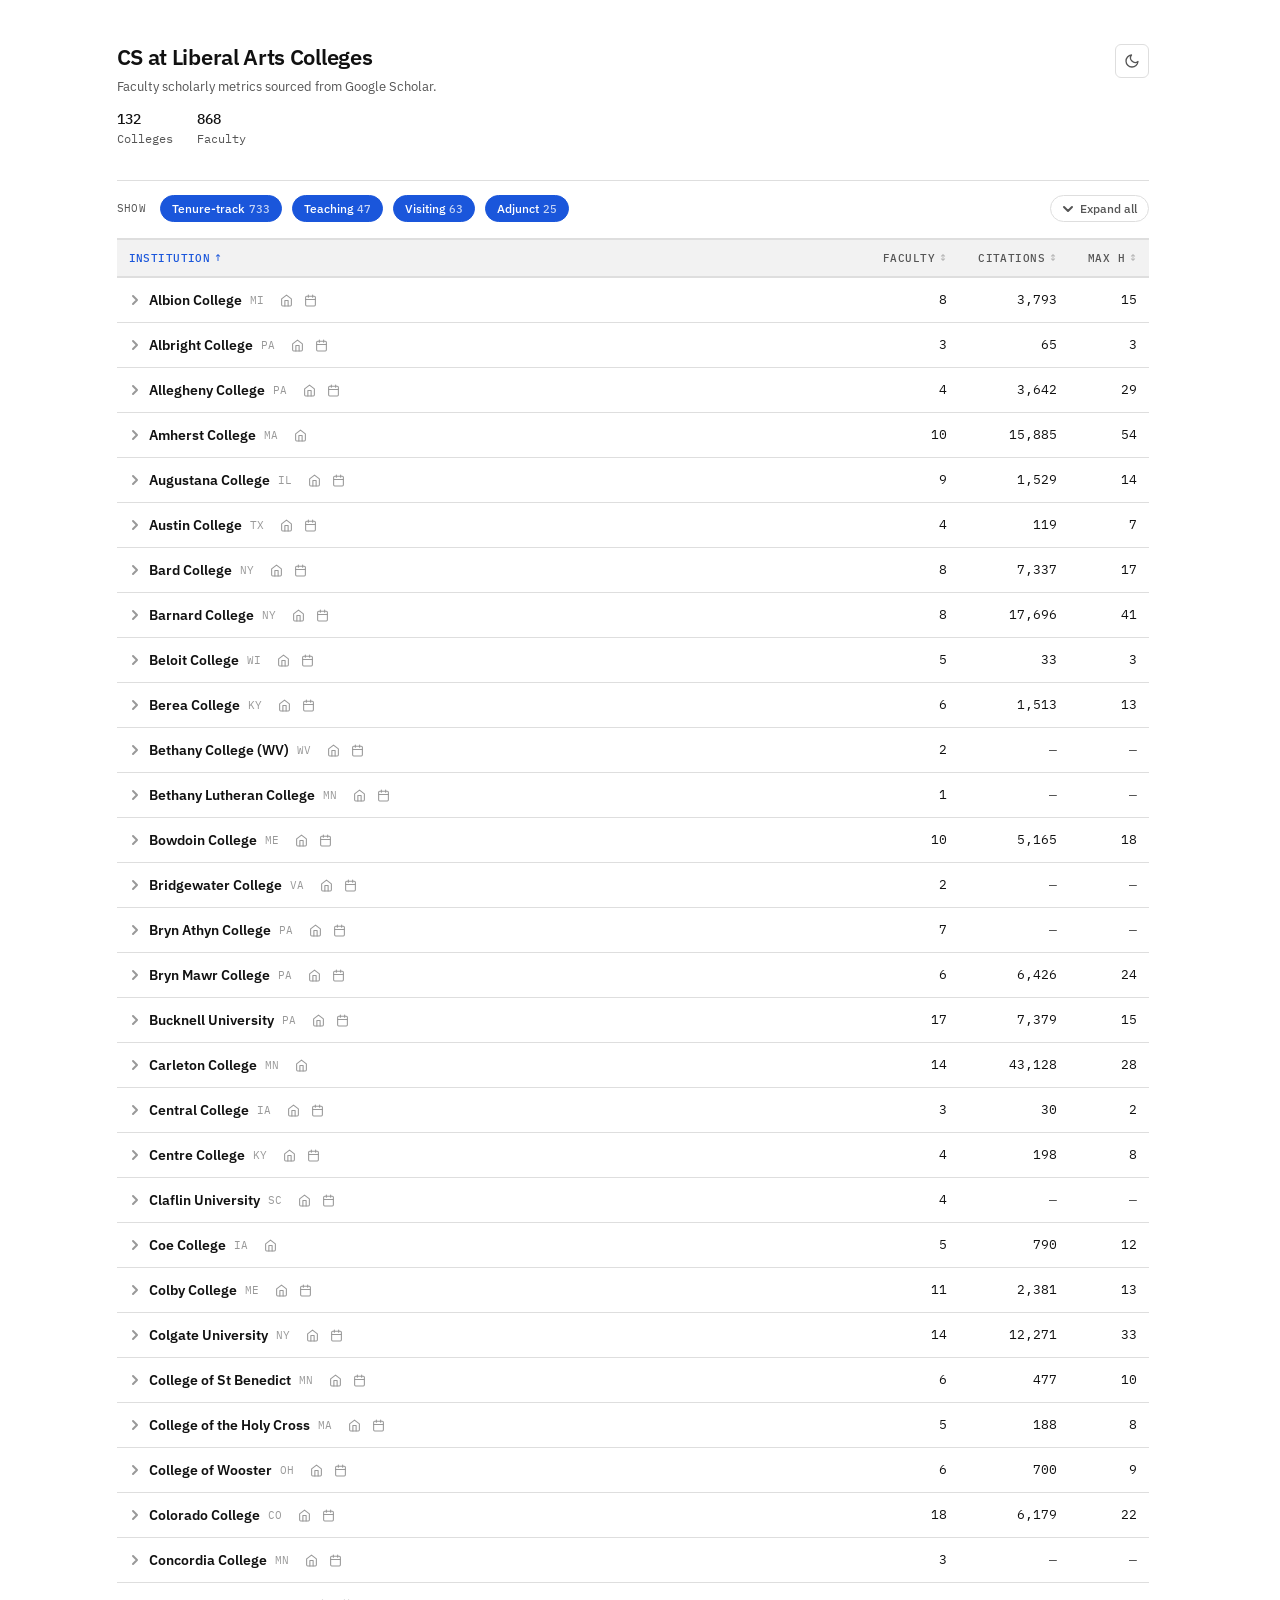
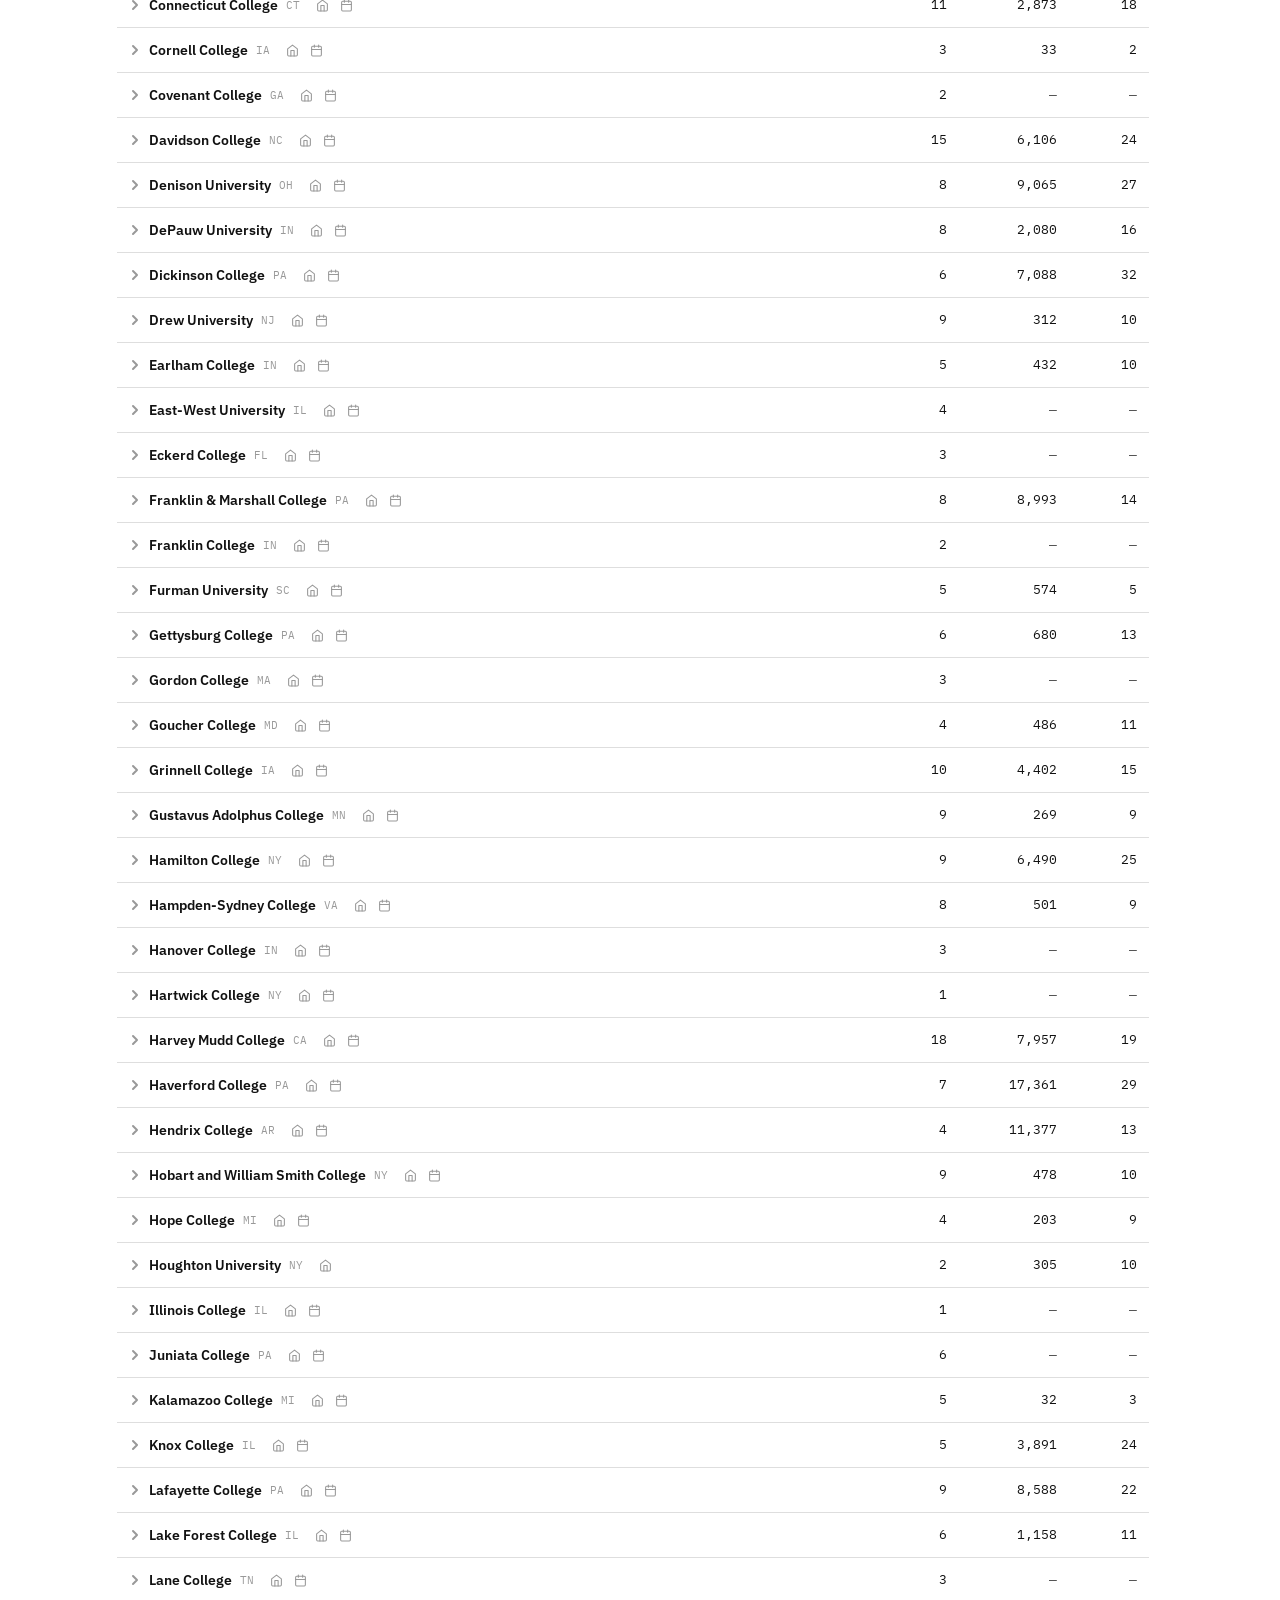
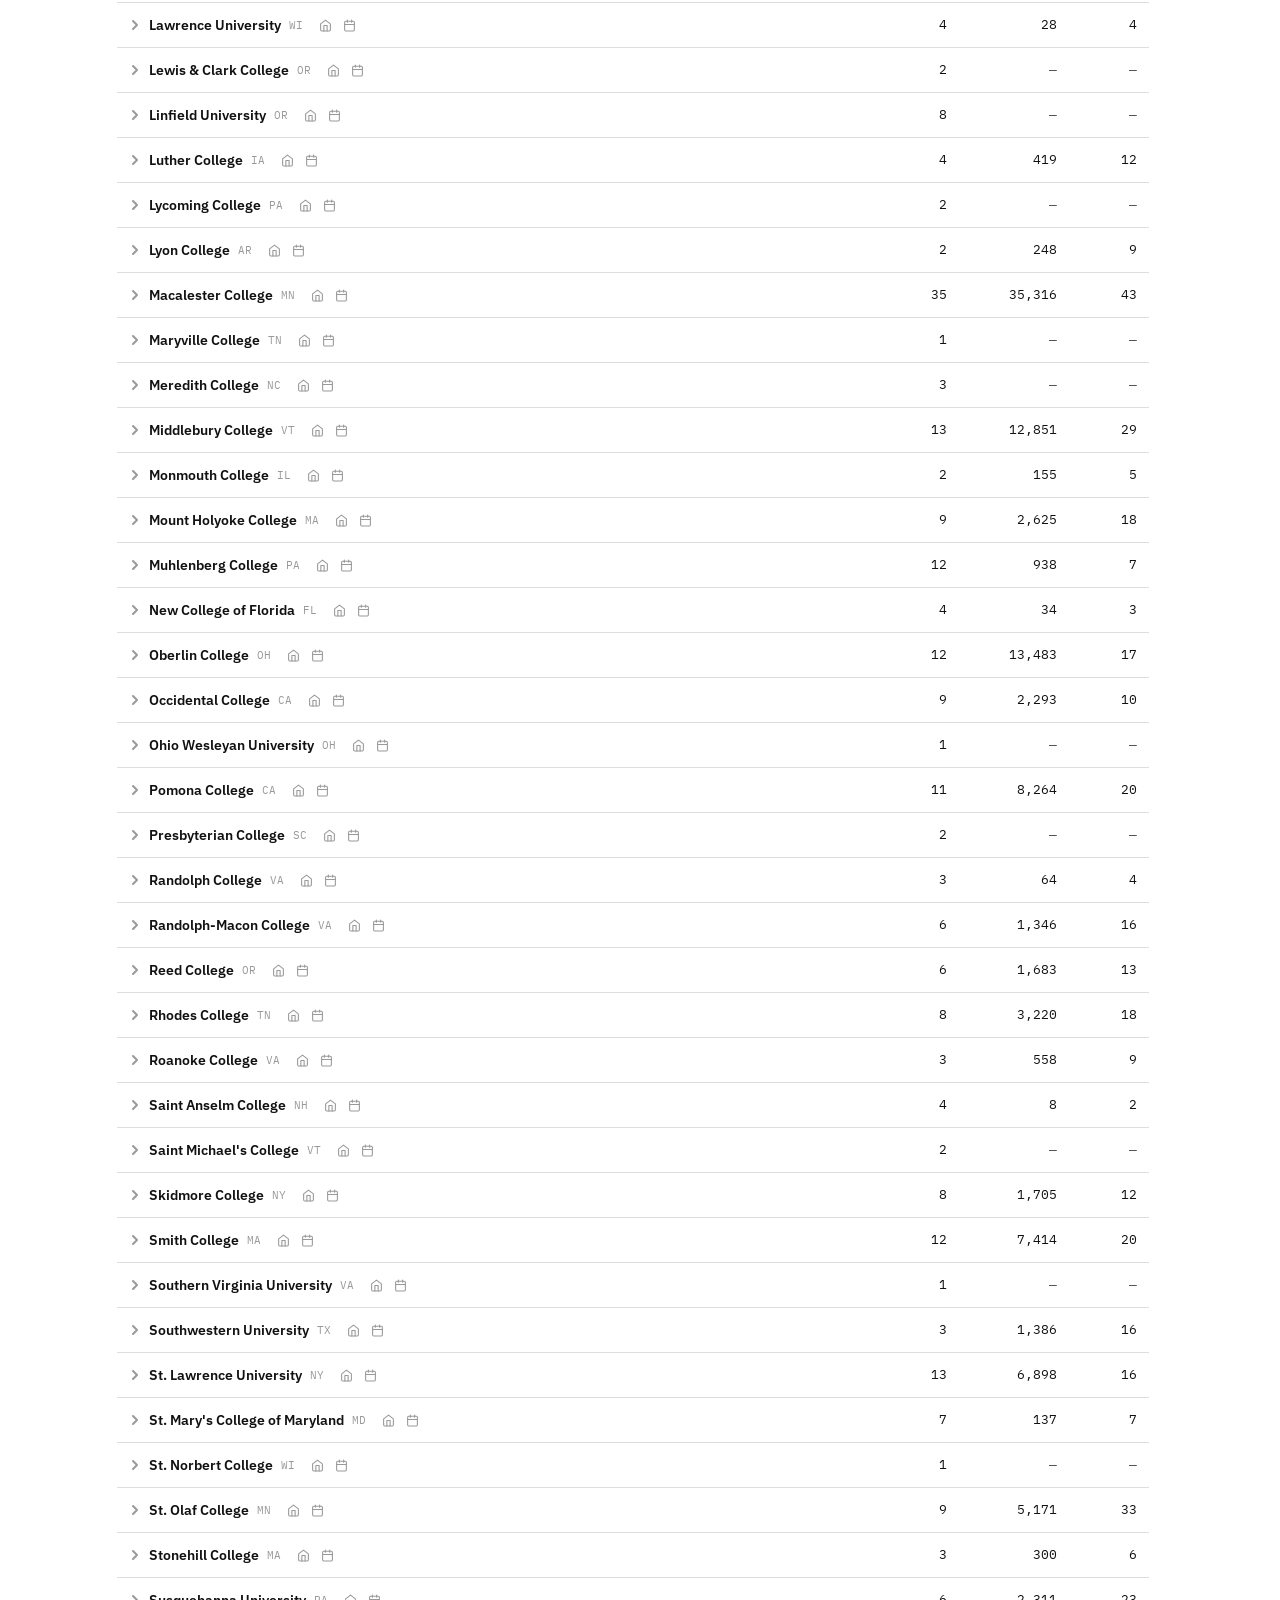
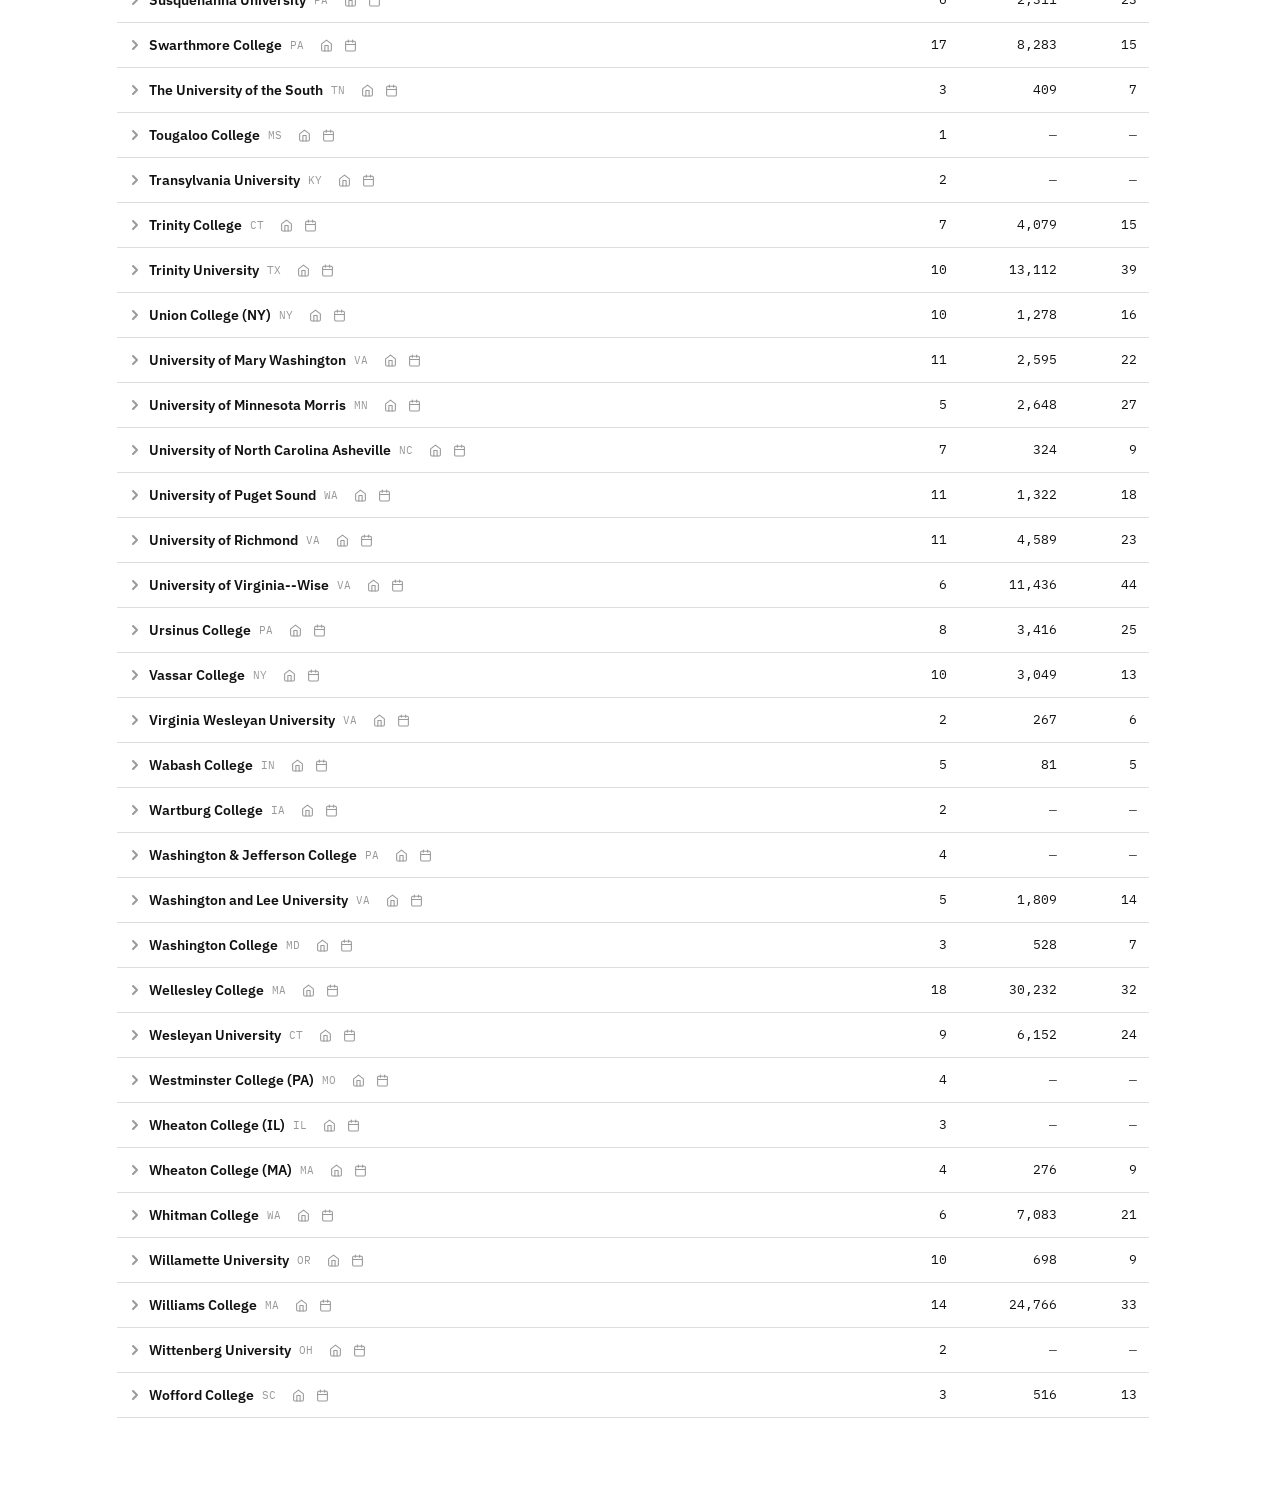
<file: web/index.html>
<!DOCTYPE html>
<html lang="en" data-theme="light">
<head>
  <meta charset="UTF-8" />
  <meta name="viewport" content="width=device-width, initial-scale=1.0" />
  <title>CS @ Liberal Arts Colleges</title>
  <link rel="preconnect" href="https://fonts.googleapis.com" />
  <link rel="preconnect" href="https://fonts.gstatic.com" crossorigin />
  <link href="https://fonts.googleapis.com/css2?family=IBM+Plex+Sans:wght@400;500;600&family=IBM+Plex+Mono:wght@400;500&display=swap" rel="stylesheet" />
  <style>
    /* ── themes ── */
    :root {
      --bg:         #ffffff;
      --bg-alt:     #f7f7f7;
      --border:     #dedede;
      --border-sub: #eeeeee;
      --text:       #111111;
      --sub:        #555555;
      --muted:      #999999;
      --accent:     #1a56db;
      --th-bg:      #f2f2f2;
      --hover-bg:   #fafafa;
      --expand-bg:  #f7f7f7;
    }
    [data-theme="dark"] {
      --bg:         #1f315f;
      --bg-alt:     #26396d;
      --border:     #3c569e;
      --border-sub: #2c427e;
      --text:       #e8c96e;
      --sub:        #a08838;
      --muted:      #5a4e20;
      --accent:     #f5d878;
      --th-bg:      #1a2a55;
      --hover-bg:   #2e447e;
      --expand-bg:  #1c2c58;
    }

    /* ── reset ── */
    *, *::before, *::after { box-sizing: border-box; margin: 0; padding: 0; }

    html {
      scrollbar-gutter: stable; /* prevents layout shift when scrollbar appears */
    }

    body {
      background: var(--bg);
      color: var(--text);
      font-family: 'IBM Plex Sans', system-ui, sans-serif;
      font-size: 14px;
      line-height: 1.5;
      -webkit-font-smoothing: antialiased;
      min-height: 100vh;
      transition: background 0.2s, color 0.2s;
    }

    a { color: var(--accent); text-decoration: none; }
    a:hover { text-decoration: underline; }
    button { cursor: pointer; }

    /* ── layout ── */
    .page {
      max-width: 1080px;
      margin: 0 auto;
      padding: 0 24px 80px;
    }

    /* ── header ── */
    header {
      display: flex;
      align-items: flex-start;
      justify-content: space-between;
      gap: 16px;
      padding: 40px 0 32px;
      border-bottom: 1px solid var(--border);
      margin-bottom: 0;
    }

    .header-left h1 {
      font-size: 22px;
      font-weight: 600;
      letter-spacing: -0.3px;
      color: var(--text);
      margin-bottom: 4px;
    }

    .header-left p {
      font-size: 13px;
      color: var(--sub);
    }

    .header-stats {
      display: flex;
      gap: 24px;
      margin-top: 12px;
    }

    .stat {
      font-family: 'IBM Plex Mono', monospace;
      font-size: 12px;
      color: var(--sub);
    }
    .stat strong {
      font-weight: 500;
      color: var(--text);
      font-size: 14px;
      display: block;
    }

    /* ── theme toggle ── */
    .theme-toggle {
      flex-shrink: 0;
      margin-top: 4px;
      width: 34px;
      height: 34px;
      border: 1px solid var(--border);
      border-radius: 6px;
      background: transparent;
      color: var(--sub);
      display: flex;
      align-items: center;
      justify-content: center;
      transition: border-color 0.15s, color 0.15s, background 0.15s;
    }
    .theme-toggle:hover {
      border-color: var(--text);
      color: var(--text);
      background: var(--hover-bg);
    }
    .theme-toggle svg { width: 16px; height: 16px; }
    .icon-sun  { display: none; }
    .icon-moon { display: block; }
    [data-theme="dark"] .icon-sun  { display: block; }
    [data-theme="dark"] .icon-moon { display: none; }

    /* ── college table ── */
    .table-wrap { width: 100%; }

    /* shared column grid — must match between header and rows */
    .col-grid {
      display: grid;
      grid-template-columns: 1fr 80px 110px 80px;
      align-items: center;
    }

    /* column headers */
    .col-head-row {
      border-top: 1px solid var(--border);
      border-bottom: 2px solid var(--border);
      background: var(--th-bg);
    }
    .col-head-row .col-grid { padding: 0; }

    .th {
      font-family: 'IBM Plex Mono', monospace;
      font-size: 11px;
      font-weight: 500;
      letter-spacing: 0.04em;
      text-transform: uppercase;
      color: var(--sub);
      padding: 10px 12px;
      cursor: pointer;
      user-select: none;
      display: flex;
      align-items: center;
      gap: 5px;
      transition: color 0.12s;
      white-space: nowrap;
    }
    .th:hover { color: var(--text); }
    .th.sorted { color: var(--accent); }
    .th:not(:first-child) { justify-content: flex-end; }

    .sort-icon {
      font-size: 10px;
      opacity: 0.4;
      line-height: 1;
    }
    .th.sorted .sort-icon { opacity: 1; }

    /* college data row */
    .college-row { border-bottom: 1px solid var(--border); }

    .college-summary {
      cursor: pointer;
      transition: background 0.1s;
    }
    .college-summary:hover { background: var(--hover-bg); }
    .college-summary .col-grid { padding: 0; }

    .td {
      padding: 11px 12px;
      font-size: 13.5px;
      color: var(--text);
    }

    .td-name {
      display: flex;
      align-items: center;
      gap: 8px;
    }

    .chevron {
      flex-shrink: 0;
      color: var(--muted);
      transition: transform 0.2s ease, color 0.15s;
      display: flex;
      align-items: center;
    }
    .chevron svg { width: 12px; height: 12px; }
    .college-row.open .chevron {
      transform: rotate(90deg);
      color: var(--accent);
    }

    .college-name { font-weight: 600; font-size: 14px; }

    .college-links {
      display: flex;
      align-items: center;
      gap: 2px;
      margin-left: 4px;
    }
    .college-link {
      display: flex;
      align-items: center;
      justify-content: center;
      width: 22px;
      height: 22px;
      border-radius: 4px;
      color: var(--muted);
      transition: color 0.12s, background 0.12s;
      text-decoration: none;
    }
    .college-link:hover {
      color: var(--accent);
      background: var(--hover-bg);
      text-decoration: none;
    }
    .college-link svg { width: 13px; height: 13px; }

    .college-state {
      font-family: 'IBM Plex Mono', monospace;
      font-size: 11px;
      color: var(--muted);
      flex-shrink: 0;
    }

    .td-num {
      font-family: 'IBM Plex Mono', monospace;
      font-size: 13px;
      text-align: right;
      padding: 11px 12px;
      color: var(--text);
    }
    .td-num.dim { color: var(--sub); }

    /* ── faculty panel ── */
    .faculty-panel {
      display: none;
      background: var(--expand-bg);
      border-top: 1px solid var(--border-sub);
    }
    .college-row.open .faculty-panel { display: block; }

    .faculty-panel-inner {
      padding: 0 0 8px 36px; /* indent to align past the chevron */
      animation: fadeSlide 0.18s ease;
    }
    @keyframes fadeSlide {
      from { opacity: 0; transform: translateY(-4px); }
      to   { opacity: 1; transform: translateY(0); }
    }

    /* faculty column grid — all 6 metric columns equal width (fits 6-digit numbers) */
    .fac-grid {
      display: grid;
      grid-template-columns: minmax(112px,1.4fr) minmax(100px,1fr) 80px 80px 80px 80px 80px 80px;
      align-items: center;
    }

    /* faculty column headers */
    .fac-head-row {
      border-bottom: 1px solid var(--border-sub);
    }
    .fac-head-row .fac-grid { padding: 0; }

    .fth {
      font-family: 'IBM Plex Mono', monospace;
      font-size: 10px;
      font-weight: 500;
      letter-spacing: 0.04em;
      color: var(--sub);
      padding: 8px 8px 8px 0;
      cursor: pointer;
      user-select: none;
      display: flex;
      align-items: center;
      gap: 4px;
      transition: color 0.12s;
      white-space: nowrap;
      position: relative;
    }
    .fth:hover { color: var(--text); }
    .fth.sorted { color: var(--accent); }
    /* only numeric columns (3rd onward) are right-aligned; Name and Title stay left */
    .fth:not(:first-child):not(:nth-child(2)) { justify-content: flex-end; padding-right: 4px; }

    /* ── column tooltips ── */
    .fth[data-tooltip]::after {
      content: attr(data-tooltip);
      position: absolute;
      top: calc(100% + 6px);
      left: 50%;
      transform: translateX(-50%);
      background: var(--text);
      color: var(--bg);
      padding: 5px 10px;
      border-radius: 4px;
      font-size: 11px;
      font-weight: 400;
      letter-spacing: 0;
      white-space: nowrap;
      pointer-events: none;
      opacity: 0;
      transition: opacity 0.15s 0.7s;
      z-index: 100;
    }
    .fth[data-tooltip]:hover::after { opacity: 1; }

    /* faculty data row */
    .fac-row {
      border-bottom: 1px solid var(--border-sub);
      transition: background 0.1s;
    }
    .fac-row:last-child { border-bottom: none; }
    .fac-row:hover { background: var(--hover-bg); }
    .fac-row .fac-grid { padding: 0; }

    .ftd {
      padding: 9px 8px 9px 0;
      font-size: 13px;
      color: var(--text);
    }

    .ftd-name-cell {
      display: flex;
      flex-direction: column;
      gap: 2px;
    }

    .fac-name-row {
      display: flex;
      align-items: center;
      gap: 6px;
    }

    .fac-name-text {
      font-weight: 500;
      font-size: 13.5px;
      color: var(--text);
    }

    .fac-links {
      display: flex;
      align-items: center;
      gap: 4px;
    }

    .fac-link {
      display: flex;
      align-items: center;
      justify-content: center;
      width: 20px;
      height: 20px;
      border-radius: 4px;
      color: var(--muted);
      transition: color 0.12s, background 0.12s;
      text-decoration: none;
    }
    .fac-link:hover {
      color: var(--accent);
      background: var(--hover-bg);
      text-decoration: none;
    }
    .fac-link svg { width: 13px; height: 13px; }

    .fac-interests {
      font-size: 11.5px;
      color: var(--sub);
      white-space: nowrap;
      overflow-x: auto;
      overflow-y: hidden;
      scrollbar-width: none;
      text-transform: lowercase;
      min-width: 0;
    }
    .fac-interests::-webkit-scrollbar { display: none; }

    .ftd-title {
      font-size: 12.5px;
      color: var(--sub);
      padding: 9px 8px 9px 0;
    }

    .ftd-num {
      font-family: 'IBM Plex Mono', monospace;
      font-size: 12.5px;
      text-align: right;
      padding: 9px 4px;
      color: var(--text);
    }
    .ftd-num.na { color: var(--muted); }

    /* ── filter bar ── */
    .filter-bar {
      display: flex;
      align-items: center;
      gap: 10px;
      flex-wrap: wrap;
      padding: 14px 0 16px;
      border-bottom: 1px solid var(--border);
    }
    .filter-label {
      font-family: 'IBM Plex Mono', monospace;
      font-size: 11px;
      letter-spacing: 0.04em;
      text-transform: uppercase;
      color: var(--sub);
      margin-right: 4px;
    }
    .filter-chip {
      font-family: 'IBM Plex Sans', system-ui, sans-serif;
      font-size: 12px;
      font-weight: 500;
      padding: 5px 11px;
      border: 1px solid var(--border);
      border-radius: 999px;
      background: var(--bg);
      color: var(--sub);
      transition: color 0.12s, border-color 0.12s, background 0.12s;
      user-select: none;
    }
    .filter-chip:hover {
      color: var(--text);
      border-color: var(--text);
    }
    .filter-chip.active {
      color: var(--bg);
      background: var(--accent);
      border-color: var(--accent);
    }
    .filter-chip-count {
      font-family: 'IBM Plex Mono', monospace;
      font-size: 10.5px;
      opacity: 0.75;
      margin-left: 4px;
    }
    .filter-spacer { flex: 1; }
    .expand-toggle {
      font-family: 'IBM Plex Sans', system-ui, sans-serif;
      font-size: 12px;
      font-weight: 500;
      padding: 5px 11px;
      border: 1px solid var(--border);
      border-radius: 999px;
      background: var(--bg);
      color: var(--sub);
      transition: color 0.12s, border-color 0.12s, background 0.12s;
      display: inline-flex;
      align-items: center;
      gap: 6px;
    }
    .expand-toggle:hover {
      color: var(--text);
      border-color: var(--text);
    }
    .expand-toggle svg { width: 12px; height: 12px; }
  </style>
</head>
<body>
<div class="page">

  <header>
    <div class="header-left">
      <h1>CS at Liberal Arts Colleges</h1>
      <p>Faculty scholarly metrics sourced from Google Scholar.</p>
      <div class="header-stats">
        <div class="stat"><strong id="stat-colleges">—</strong>Colleges</div>
        <div class="stat"><strong id="stat-faculty">—</strong>Faculty</div>
      </div>
    </div>
    <button class="theme-toggle" id="theme-btn" title="Toggle dark/light mode" aria-label="Toggle theme">
      <!-- sun -->
      <svg class="icon-sun" viewBox="0 0 24 24" fill="none" stroke="currentColor" stroke-width="2" stroke-linecap="round" stroke-linejoin="round">
        <circle cx="12" cy="12" r="5"/><line x1="12" y1="1" x2="12" y2="3"/>
        <line x1="12" y1="21" x2="12" y2="23"/><line x1="4.22" y1="4.22" x2="5.64" y2="5.64"/>
        <line x1="18.36" y1="18.36" x2="19.78" y2="19.78"/><line x1="1" y1="12" x2="3" y2="12"/>
        <line x1="21" y1="12" x2="23" y2="12"/><line x1="4.22" y1="19.78" x2="5.64" y2="18.36"/>
        <line x1="18.36" y1="5.64" x2="19.78" y2="4.22"/>
      </svg>
      <!-- moon -->
      <svg class="icon-moon" viewBox="0 0 24 24" fill="none" stroke="currentColor" stroke-width="2" stroke-linecap="round" stroke-linejoin="round">
        <path d="M21 12.79A9 9 0 1 1 11.21 3 7 7 0 0 0 21 12.79z"/>
      </svg>
    </button>
  </header>

  <div class="filter-bar" id="filter-bar"></div>

  <div class="table-wrap">
    <div class="col-head-row">
      <div class="col-grid" id="col-headers"></div>
    </div>
    <div id="colleges-list"></div>
  </div>

</div>

<script>
// SVG icons
const ICON_GLOBE = `<svg viewBox="0 0 24 24" fill="none" stroke="currentColor" stroke-width="2" stroke-linecap="round" stroke-linejoin="round"><circle cx="12" cy="12" r="10"/><line x1="2" y1="12" x2="22" y2="12"/><path d="M12 2a15.3 15.3 0 0 1 4 10 15.3 15.3 0 0 1-4 10 15.3 15.3 0 0 1-4-10 15.3 15.3 0 0 1 4-10z"/></svg>`;
const ICON_SCHOLAR = `<svg viewBox="0 0 24 24" fill="none" stroke="currentColor" stroke-width="2" stroke-linecap="round" stroke-linejoin="round"><path d="M22 10v6M2 10l10-5 10 5-10 5z"/><path d="M6 12v5c3 3 9 3 12 0v-5"/></svg>`;
const ICON_PROGRAM = `<svg viewBox="0 0 24 24" fill="none" stroke="currentColor" stroke-width="2" stroke-linecap="round" stroke-linejoin="round"><path d="M3 9l9-7 9 7v11a2 2 0 0 1-2 2H5a2 2 0 0 1-2-2z"/><polyline points="9 22 9 12 15 12 15 22"/></svg>`;
const ICON_CATALOG = `<svg viewBox="0 0 24 24" fill="none" stroke="currentColor" stroke-width="2" stroke-linecap="round" stroke-linejoin="round"><rect x="3" y="4" width="18" height="18" rx="2" ry="2"/><line x1="16" y1="2" x2="16" y2="6"/><line x1="8" y1="2" x2="8" y2="6"/><line x1="3" y1="10" x2="21" y2="10"/></svg>`;

// ── column tooltips ───────────────────────────────────────────────────────
const COL_TOOLTIPS = {
  citedby:    'Total citations received',
  citedby5y:  'Citations received in the past 5 years',
  hindex:     'Largest h where h papers each have ≥ h citations',
  hindex5y:   'h-index computed over the past 5 years',
  i10index:   'Number of papers with at least 10 citations',
  i10index5y: 'Papers with ≥ 10 citations in the past 5 years',
};

// ── column definitions ─────────────────────────────────────────────────────
const COLLEGE_COLS = [
  { key: 'name',            label: 'Institution', numeric: false },
  { key: 'total',           label: 'Faculty',     numeric: true },
  { key: 'total_citations', label: 'Citations',   numeric: true },
  { key: 'max_hindex',      label: 'Max h',       numeric: true },
];

const FAC_COLS = [
  { key: 'name',       label: 'Name',      numeric: false },
  { key: 'title',      label: 'Title',     numeric: false },
  { key: 'citedby',    label: 'Cites',     numeric: true },
  { key: 'citedby5y',  label: 'Cites 5yr', numeric: true },
  { key: 'hindex',     label: 'h-index',   numeric: true },
  { key: 'hindex5y',   label: 'h5-index',   numeric: true },
  { key: 'i10index',   label: 'i10-index', numeric: true },
  { key: 'i10index5y', label: 'i10-5yr',   numeric: true },
];

// ── filter categories ──────────────────────────────────────────────────────
const CATEGORIES = [
  { key: 'tenure_track', label: 'Tenure-track' },
  { key: 'teaching',     label: 'Teaching'     },
  { key: 'visiting',     label: 'Visiting'     },
  { key: 'adjunct',      label: 'Adjunct'      },
];

// ── state ──────────────────────────────────────────────────────────────────
let allColleges = [];
let collegeLinks = {};
let collegeSort = { key: 'name', dir: 1 };
let activeCategories = new Set(CATEGORIES.map(c => c.key));

// ── theme ──────────────────────────────────────────────────────────────────
const html = document.documentElement;
const savedTheme = localStorage.getItem('theme') || 'light';
html.setAttribute('data-theme', savedTheme);

document.getElementById('theme-btn').addEventListener('click', () => {
  const next = html.getAttribute('data-theme') === 'dark' ? 'light' : 'dark';
  html.setAttribute('data-theme', next);
  localStorage.setItem('theme', next);
});

// ── data ───────────────────────────────────────────────────────────────────
async function loadData() {
  const [facultyRes, linksRes] = await Promise.all([
    fetch('faculty_data.json'),
    fetch('college_links.json'),
  ]);
  allColleges = await facultyRes.json();
  collegeLinks = await linksRes.json();

  buildCollegeHeaders();
  buildFilterBar();
  renderAll();
}

// ── filter bar ─────────────────────────────────────────────────────────────
function categoryCounts() {
  const counts = Object.fromEntries(CATEGORIES.map(c => [c.key, 0]));
  for (const college of allColleges) {
    for (const f of college.faculty) {
      if (counts[f.category] != null) counts[f.category] += 1;
    }
  }
  return counts;
}

function buildFilterBar() {
  const bar = document.getElementById('filter-bar');
  const counts = categoryCounts();
  const allOpen = areAllOpen();
  const expandLabel = allOpen ? 'Collapse all' : 'Expand all';
  const expandIcon = allOpen
    ? `<svg viewBox="0 0 12 12" fill="none" stroke="currentColor" stroke-width="2" stroke-linecap="round" stroke-linejoin="round"><polyline points="2,7 6,3 10,7"/></svg>`
    : `<svg viewBox="0 0 12 12" fill="none" stroke="currentColor" stroke-width="2" stroke-linecap="round" stroke-linejoin="round"><polyline points="2,5 6,9 10,5"/></svg>`;

  bar.innerHTML =
    `<span class="filter-label">Show</span>` +
    CATEGORIES.map(c => {
      const on = activeCategories.has(c.key);
      return `<button class="filter-chip ${on ? 'active' : ''}" data-cat="${c.key}">
        ${c.label}<span class="filter-chip-count">${counts[c.key]}</span>
      </button>`;
    }).join('') +
    `<span class="filter-spacer"></span>` +
    `<button class="expand-toggle" id="expand-toggle">${expandIcon}${expandLabel}</button>`;

  bar.querySelectorAll('.filter-chip').forEach(btn => {
    btn.addEventListener('click', () => {
      const k = btn.dataset.cat;
      if (activeCategories.has(k)) activeCategories.delete(k);
      else activeCategories.add(k);
      // ensure at least one stays selected
      if (activeCategories.size === 0) activeCategories.add(k);
      buildFilterBar();
      renderAll();
    });
  });

  document.getElementById('expand-toggle').addEventListener('click', toggleExpandAll);
}

function visibleRows() {
  return document.querySelectorAll('#colleges-list .college-row');
}

function areAllOpen() {
  const rows = visibleRows();
  return rows.length > 0 && Array.from(rows).every(r => r.classList.contains('open'));
}

function toggleExpandAll() {
  const expand = !areAllOpen();
  visibleRows().forEach(row => {
    if (expand && !row.classList.contains('open')) {
      row.classList.add('open');
      const panel = row.querySelector('.faculty-panel-inner');
      if (panel && !panel._built) {
        panel._build();
        panel._built = true;
      }
    } else if (!expand) {
      row.classList.remove('open');
    }
  });
  buildFilterBar();
}

// ── filtered aggregation ───────────────────────────────────────────────────
function filteredFaculty(college) {
  return college.faculty.filter(f => activeCategories.has(f.category));
}

function aggregateCollege(college) {
  const fac = filteredFaculty(college);
  const cites = fac.map(f => f.citedby).filter(v => v != null);
  const hs = fac.map(f => f.hindex).filter(v => v != null);
  return {
    ...college,
    faculty: fac,
    total: fac.length,
    total_citations: cites.reduce((s, v) => s + v, 0),
    max_hindex: hs.length ? Math.max(...hs) : null,
  };
}

function renderAll() {
  const aggregated = allColleges
    .map(aggregateCollege)
    .filter(c => c.total > 0);
  const totalFaculty = aggregated.reduce((s, c) => s + c.total, 0);
  document.getElementById('stat-colleges').textContent = aggregated.length;
  document.getElementById('stat-faculty').textContent = totalFaculty;
  renderColleges(aggregated);
}

// ── college headers ────────────────────────────────────────────────────────
function buildCollegeHeaders() {
  const row = document.getElementById('col-headers');
  row.innerHTML = COLLEGE_COLS.map((col, i) => {
    const active = col.key === collegeSort.key;
    const arrow = active ? (collegeSort.dir === 1 ? '↑' : '↓') : '↕';
    return `<div class="th ${active ? 'sorted' : ''}" data-col="${col.key}">
      ${col.label} <span class="sort-icon">${arrow}</span>
    </div>`;
  }).join('');

  row.querySelectorAll('.th').forEach(th => {
    th.addEventListener('click', () => {
      const key = th.dataset.col;
      if (collegeSort.key === key) {
        collegeSort.dir *= -1;
      } else {
        collegeSort = { key, dir: key === 'name' ? 1 : -1 };
      }
      buildCollegeHeaders();
      renderAll();
    });
  });
}

// ── college sort ───────────────────────────────────────────────────────────
function sortedColleges(colleges) {
  const fn = {
    name:            c => c.name,
    total:           c => c.total,
    total_citations: c => c.total_citations ?? -1,
    max_hindex:      c => c.max_hindex ?? -1,
  }[collegeSort.key] || (c => c.name);

  return [...colleges].sort((a, b) => {
    const av = fn(a), bv = fn(b);
    if (typeof av === 'string') return collegeSort.dir * av.localeCompare(bv);
    return collegeSort.dir * (bv - av);
  });
}

// ── render colleges ────────────────────────────────────────────────────────
function renderColleges(colleges) {
  const list = document.getElementById('colleges-list');
  list.innerHTML = '';
  sortedColleges(colleges).forEach((college, idx) => {
    list.appendChild(buildCollegeRow(college, idx));
  });
}

function fmt(n) { return n != null ? n.toLocaleString() : '—'; }

function buildCollegeRow(college, idx) {
  const div = document.createElement('div');
  div.className = 'college-row';

  const citText = college.total_citations > 0 ? fmt(college.total_citations) : '—';
  const hText   = fmt(college.max_hindex);
  const links   = collegeLinks[college.name] || {};

  const programLink = links.program_url
    ? `<a class="college-link" href="${esc(links.program_url)}" target="_blank" rel="noopener" title="Department website">${ICON_PROGRAM}</a>`
    : '';
  const catalogLink = links.catalog_url
    ? `<a class="college-link" href="${esc(links.catalog_url)}" target="_blank" rel="noopener" title="Course catalog">${ICON_CATALOG}</a>`
    : '';

  div.innerHTML = `
    <div class="college-summary">
      <div class="col-grid">
        <div class="td td-name">
          <span class="chevron">
            <svg viewBox="0 0 12 12" fill="none" stroke="currentColor" stroke-width="2" stroke-linecap="round" stroke-linejoin="round">
              <polyline points="4,2 8,6 4,10"/>
            </svg>
          </span>
          <span class="college-name">${esc(college.name)}</span>
          ${links.state ? `<span class="college-state">${esc(links.state)}</span>` : ''}
          <span class="college-links">${programLink}${catalogLink}</span>
        </div>
        <div class="td-num">${college.total}</div>
        <div class="td-num ${college.total_citations > 0 ? '' : 'dim'}">${citText}</div>
        <div class="td-num ${college.max_hindex != null ? '' : 'dim'}">${hText}</div>
      </div>
    </div>
    <div class="faculty-panel">
      <div class="faculty-panel-inner" id="fac-panel-${idx}"></div>
    </div>
  `;

  div.querySelectorAll('.college-link').forEach(a => {
    a.addEventListener('click', e => e.stopPropagation());
  });

  const panel = div.querySelector(`#fac-panel-${idx}`);
  panel._build = () => buildFacultyPanel(panel, college.faculty);

  div.querySelector('.college-summary').addEventListener('click', () => {
    const wasOpen = div.classList.contains('open');
    div.classList.toggle('open', !wasOpen);
    if (!wasOpen && !panel._built) {
      panel._build();
      panel._built = true;
    }
    buildFilterBar();
  });

  return div;
}

// ── faculty panel ──────────────────────────────────────────────────────────
function buildFacultyPanel(panel, faculty) {
  let facSort = { key: 'name', dir: 1 };

  function headersHtml() {
    return FAC_COLS.map(col => {
      const active = col.key === facSort.key;
      const arrow = active ? (facSort.dir === 1 ? '↑' : '↓') : '↕';
      const tip = COL_TOOLTIPS[col.key] ? ` data-tooltip="${COL_TOOLTIPS[col.key]}"` : '';
      return `<div class="fth ${active ? 'sorted' : ''}" data-fac-col="${col.key}"${tip}>
        ${col.label} <span class="sort-icon">${arrow}</span>
      </div>`;
    }).join('');
  }

  function sortedFaculty() {
    const fn = {
      name:        f => f.name,
      title:       f => f.title,
      citedby:     f => f.citedby ?? -1,
      citedby5y:   f => f.citedby5y ?? -1,
      hindex:      f => f.hindex ?? -1,
      hindex5y:    f => f.hindex5y ?? -1,
      i10index:    f => f.i10index ?? -1,
      i10index5y:  f => f.i10index5y ?? -1,
    }[facSort.key] || (f => f.name);

    return [...faculty].sort((a, b) => {
      const av = fn(a), bv = fn(b);
      if (typeof av === 'string') return facSort.dir * av.localeCompare(bv);
      return facSort.dir * (bv - av);
    });
  }

  function rowsHtml() {
    return sortedFaculty().map(f => {
      const webLink = f.url
        ? `<a class="fac-link" href="${esc(f.url)}" target="_blank" rel="noopener" title="Personal website">${ICON_GLOBE}</a>`
        : '';
      const schLink = f.scholar_url
        ? `<a class="fac-link" href="${esc(f.scholar_url)}" target="_blank" rel="noopener" title="Google Scholar">${ICON_SCHOLAR}</a>`
        : '';

      function num(v) {
        return `<div class="ftd-num ${v == null ? 'na' : ''}">${v != null ? v.toLocaleString() : '—'}</div>`;
      }

      return `
        <div class="fac-row">
          <div class="fac-grid">
            <div class="ftd ftd-name-cell">
              <div class="fac-name-row">
                <span class="fac-name-text">${esc(f.name)}</span>
                <span class="fac-links">${webLink}${schLink}</span>
              </div>
              ${f.interests ? `<div class="fac-interests">${esc(f.interests)}</div>` : ''}
            </div>
            <div class="ftd-title">${esc(f.title)}</div>
            ${num(f.citedby)}
            ${num(f.citedby5y)}
            ${num(f.hindex)}
            ${num(f.hindex5y)}
            ${num(f.i10index)}
            ${num(f.i10index5y)}
          </div>
        </div>
      `;
    }).join('');
  }

  function render() {
    panel.innerHTML = `
      <div class="fac-head-row">
        <div class="fac-grid" id="fac-head-${panel.id}">${headersHtml()}</div>
      </div>
      <div class="fac-rows-wrap">${rowsHtml()}</div>
    `;

    panel.querySelectorAll('.fth').forEach(th => {
      th.addEventListener('click', e => {
        e.stopPropagation();
        const key = th.dataset.facCol;
        if (facSort.key === key) {
          facSort.dir *= -1;
        } else {
          facSort = { key, dir: key === 'name' || key === 'title' ? 1 : -1 };
        }
        render();
      });
    });
  }

  render();
}

// ── utils ──────────────────────────────────────────────────────────────────
function esc(s) {
  return String(s ?? '')
    .replace(/&/g, '&amp;')
    .replace(/</g, '&lt;')
    .replace(/>/g, '&gt;')
    .replace(/"/g, '&quot;');
}

loadData();
</script>
</body>
</html>
</file>
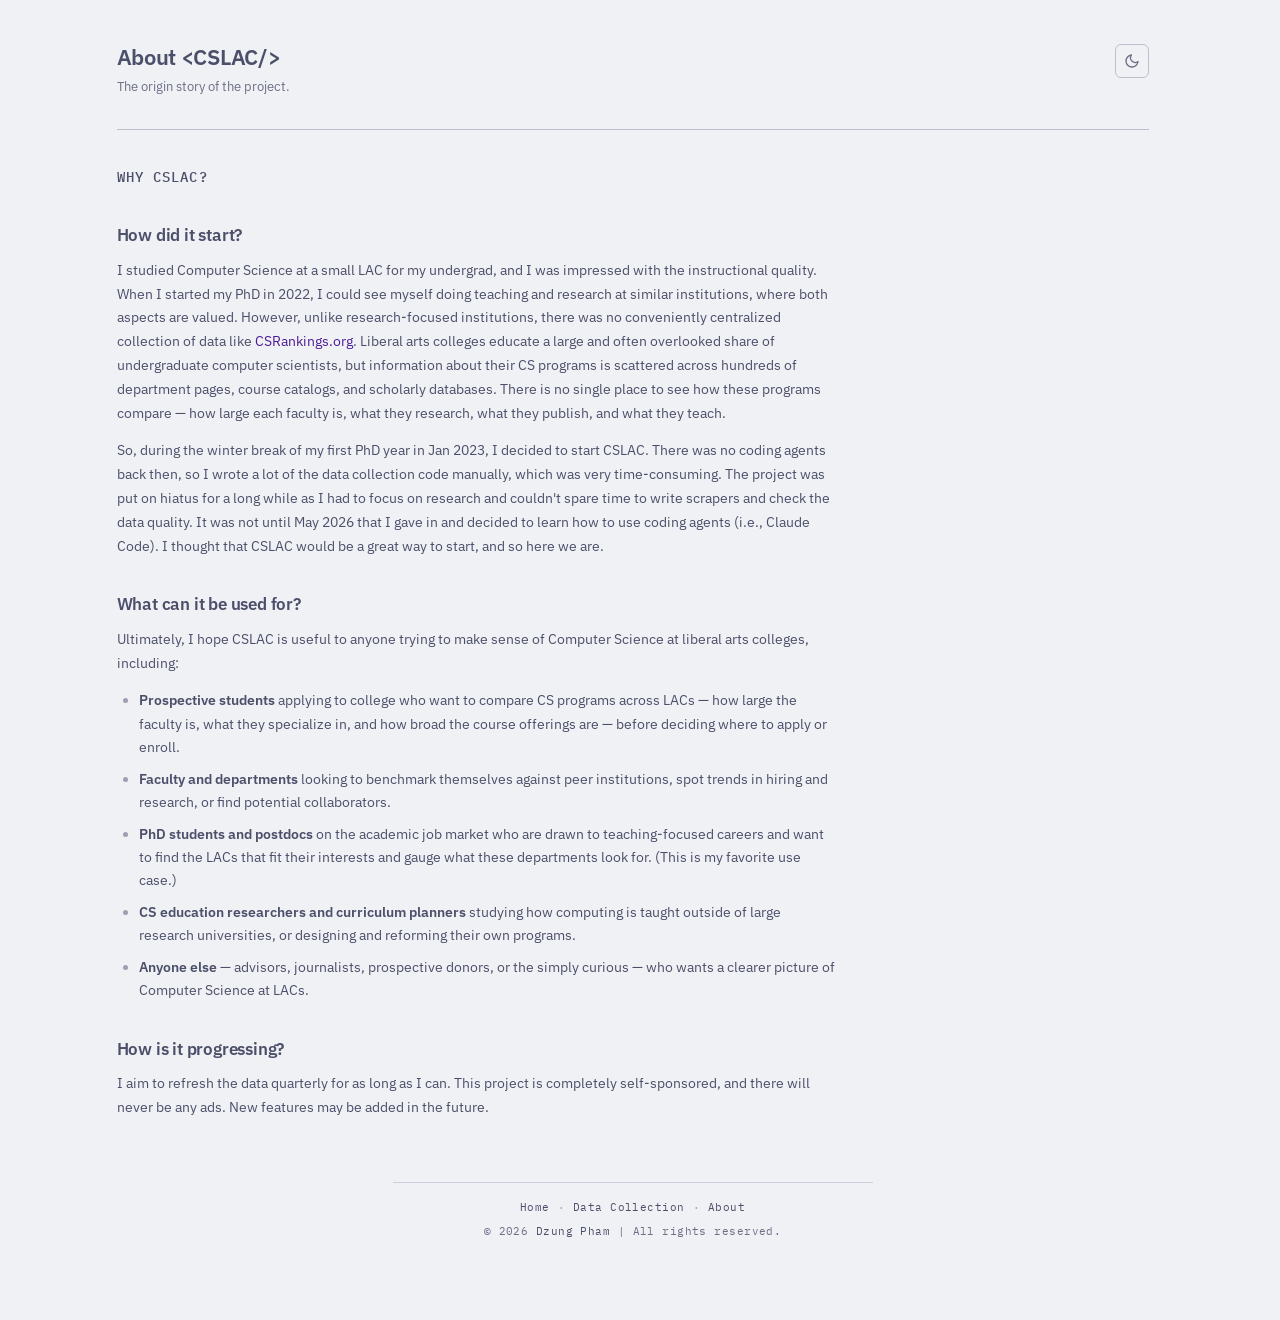
<file: docs/about.html>
<!DOCTYPE html>
<html lang="en" data-theme="light">
<head>
  <!-- Apply the saved theme before first paint to avoid a light/dark flash. -->
  <script>
    try {
      var t = localStorage.getItem('theme');
      if (t === 'dark' || t === 'light') document.documentElement.setAttribute('data-theme', t);
    } catch (e) {}
  </script>
  <!-- Google tag (gtag.js) -->
  <script async src="https://www.googletagmanager.com/gtag/js?id=G-Q7NWHL6CSQ"></script>
  <script>
    window.dataLayer = window.dataLayer || [];
    function gtag(){dataLayer.push(arguments);}
    gtag('js', new Date());

    gtag('config', 'G-Q7NWHL6CSQ');
  </script>
  <meta charset="UTF-8" />
  <meta name="viewport" content="width=device-width, initial-scale=1.0" />
  <title>About &mdash; CSLAC</title>
  <meta name="description" content="About CSLAC — an open, independent dataset and dashboard mapping Computer Science at U.S. liberal arts colleges." />
  <meta name="author" content="Dzung Pham" />
  <meta name="robots" content="index, follow" />
  <link rel="canonical" href="https://cslac.org/about.html" />

  <link rel="icon" href="favicon.svg" type="image/svg+xml" />
  <link rel="alternate icon" href="favicon.ico" />

  <link rel="preconnect" href="https://fonts.googleapis.com" />
  <link rel="preconnect" href="https://fonts.gstatic.com" crossorigin />
  <link href="https://fonts.googleapis.com/css2?family=IBM+Plex+Sans:wght@400;500;600&family=IBM+Plex+Mono:wght@400;500&display=swap" rel="stylesheet" />
  <link rel="stylesheet" href="style.css" />
</head>
<body>

<div class="page">

  <header>
    <div class="header-left">
      <h1>About <a href="index.html" class="home-link">&lt;CSLAC/&gt;</a></h1>
      <p>The origin story of the project.</p>
    </div>
    <div class="header-right">
      <div class="header-actions">
        <button class="theme-toggle" id="theme-btn" title="Toggle dark/light mode" aria-label="Toggle theme">
          <span class="icon-sun" aria-hidden="true"></span>
          <span class="icon-moon" aria-hidden="true"></span>
        </button>
      </div>
    </div>
  </header>

  <article class="content">
    <p class="content-eyebrow">Why CSLAC?</p>

    <h2>How did it start?</h2>
    <p>
      I studied Computer Science at a small LAC for my undergrad, and I was impressed with the instructional quality.
      When I started my PhD in 2022, I could see myself doing teaching and research at similar institutions, where both aspects are valued.
      However, unlike research-focused institutions, there was no conveniently centralized collection of data like <a href="https://csrankings.org" target="_blank" rel="noopener">CSRankings.org</a>.
      Liberal arts colleges educate a large and often overlooked share of undergraduate
      computer scientists, but information about their CS programs is scattered across
      hundreds of department pages, course catalogs, and scholarly databases. There is no
      single place to see how these programs compare &mdash; how large each faculty is, what
      they research, what they publish, and what they teach.
    </p>
    <p>
      So, during the winter break of my first PhD year in Jan 2023, I decided to start CSLAC.
      There was no coding agents back then, so I wrote a lot of the data collection code manually, which was very time-consuming.
      The project was put on hiatus for a long while as I had to focus on research and couldn't spare time to write scrapers and check the data quality.
      It was not until May 2026 that I gave in and decided to learn how to use coding agents (i.e., Claude Code).
      I thought that CSLAC would be a great way to start, and so here we are.
    </p>

    <h2>What can it be used for?</h2>
    <p>
      Ultimately, I hope CSLAC is useful to anyone trying to make sense of Computer Science
      at liberal arts colleges, including:
    </p>
    <ul>
      <li><strong>Prospective students</strong> applying to college who want to compare CS
        programs across LACs &mdash; how large the faculty is, what they specialize in, and
        how broad the course offerings are &mdash; before deciding where to apply or enroll.</li>
      <li><strong>Faculty and departments</strong> looking to benchmark themselves against
        peer institutions, spot trends in hiring and research, or find potential
        collaborators.</li>
      <li><strong>PhD students and postdocs</strong> on the academic job market who are drawn
        to teaching-focused careers and want to find the LACs that fit their interests and
        gauge what these departments look for. (This is my favorite use case.)</li>
      <li><strong>CS education researchers and curriculum planners</strong> studying how
        computing is taught outside of large research universities, or designing and
        reforming their own programs.</li>
      <li><strong>Anyone else</strong> &mdash; advisors, journalists, prospective donors, or
        the simply curious &mdash; who wants a clearer picture of Computer Science at LACs.</li>
    </ul>

    <h2>How is it progressing?</h2>
    <p>
      I aim to refresh the data quarterly for as long as I can. This project is completely self-sponsored, and there will never be any ads.
      New features may be added in the future.
    </p>

  </article>

  <footer class="site-footer">
    <nav class="footer-nav">
      <a href="index.html">Home</a><span class="footer-sep">·</span><a href="data-collection.html">Data Collection</a><span class="footer-sep">·</span><a href="about.html">About</a>
    </nav>
    &copy; 2026 <a href="https://dzungvpham.github.io/" target="_blank" rel="noopener">Dzung Pham</a> | All rights reserved.
  </footer>

</div>

<script>
  // Standalone theme toggle — mirrors the dashboard's behavior (app.js) so the
  // saved preference is shared across every page via localStorage.
  document.getElementById('theme-btn').addEventListener('click', function () {
    var el = document.documentElement;
    var next = el.getAttribute('data-theme') === 'dark' ? 'light' : 'dark';
    el.setAttribute('data-theme', next);
    try { localStorage.setItem('theme', next); } catch (e) {}
  });
</script>
</body>
</html>
</file>
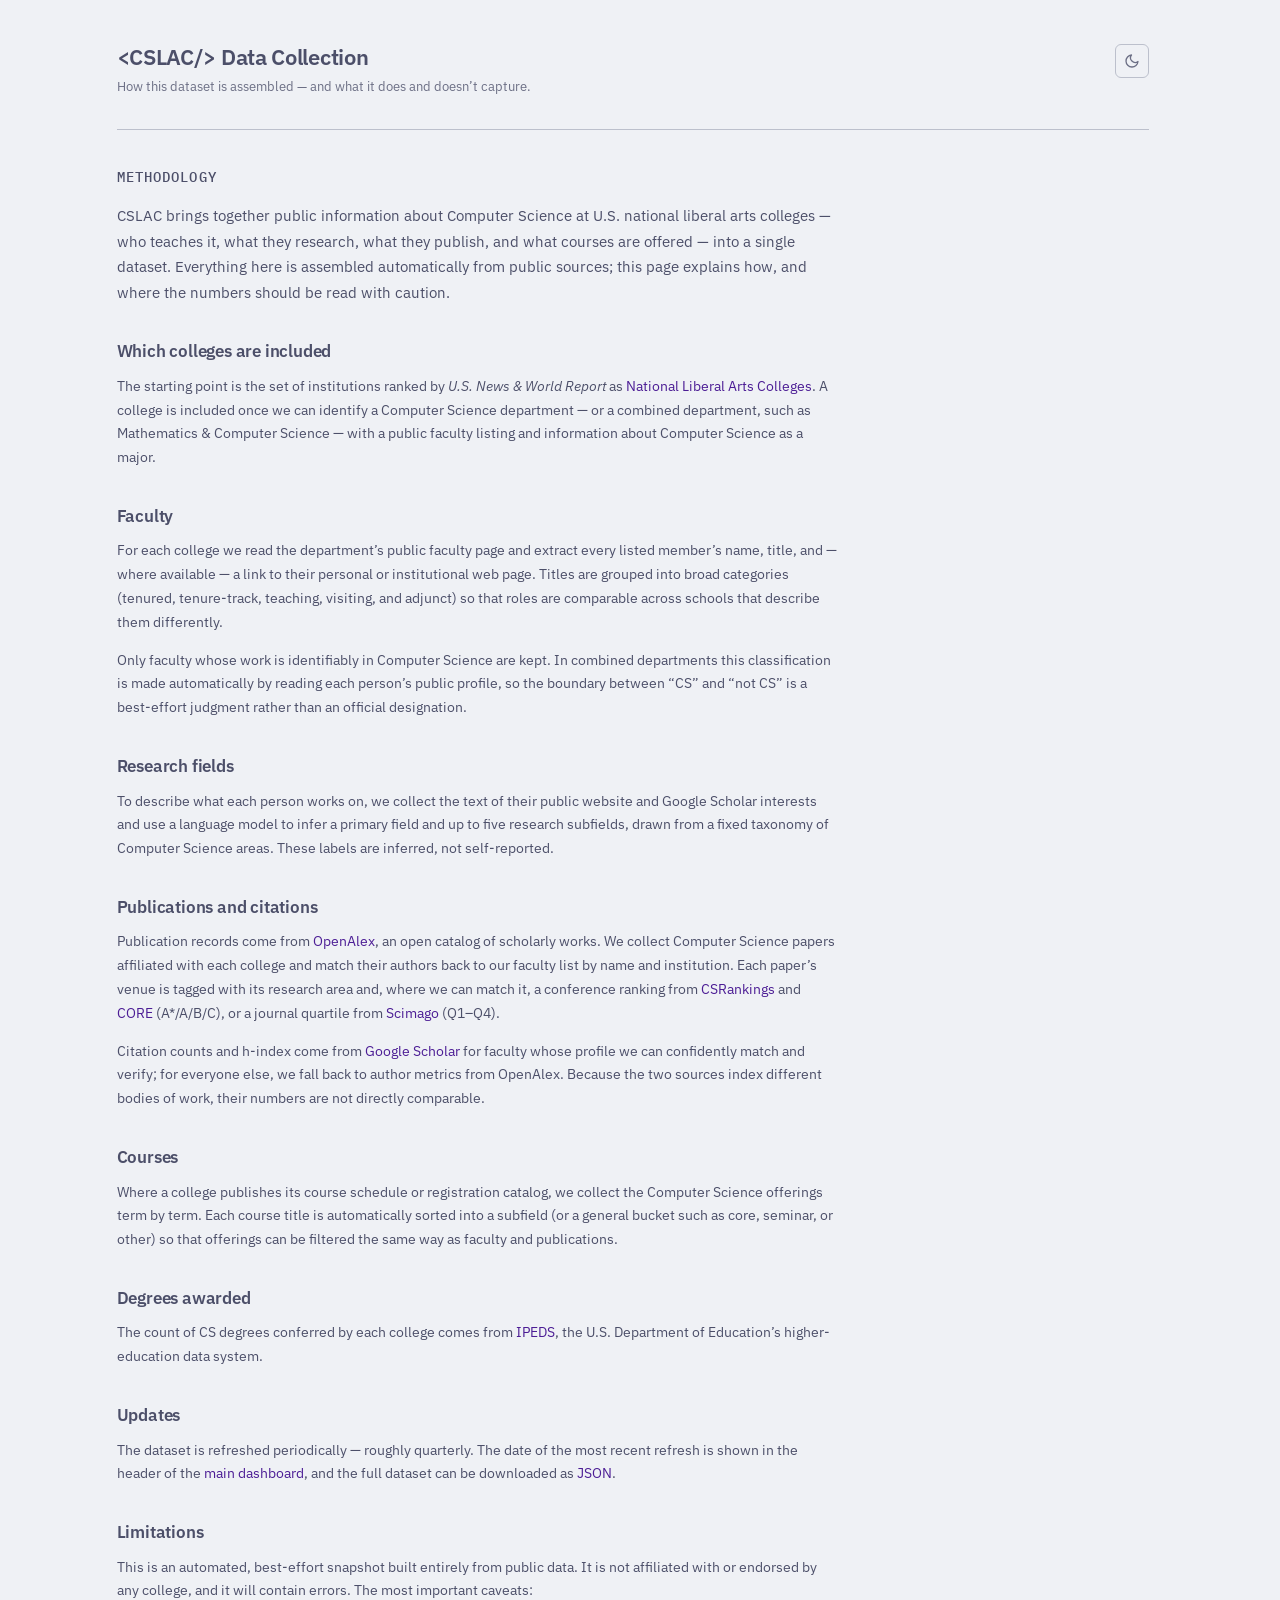
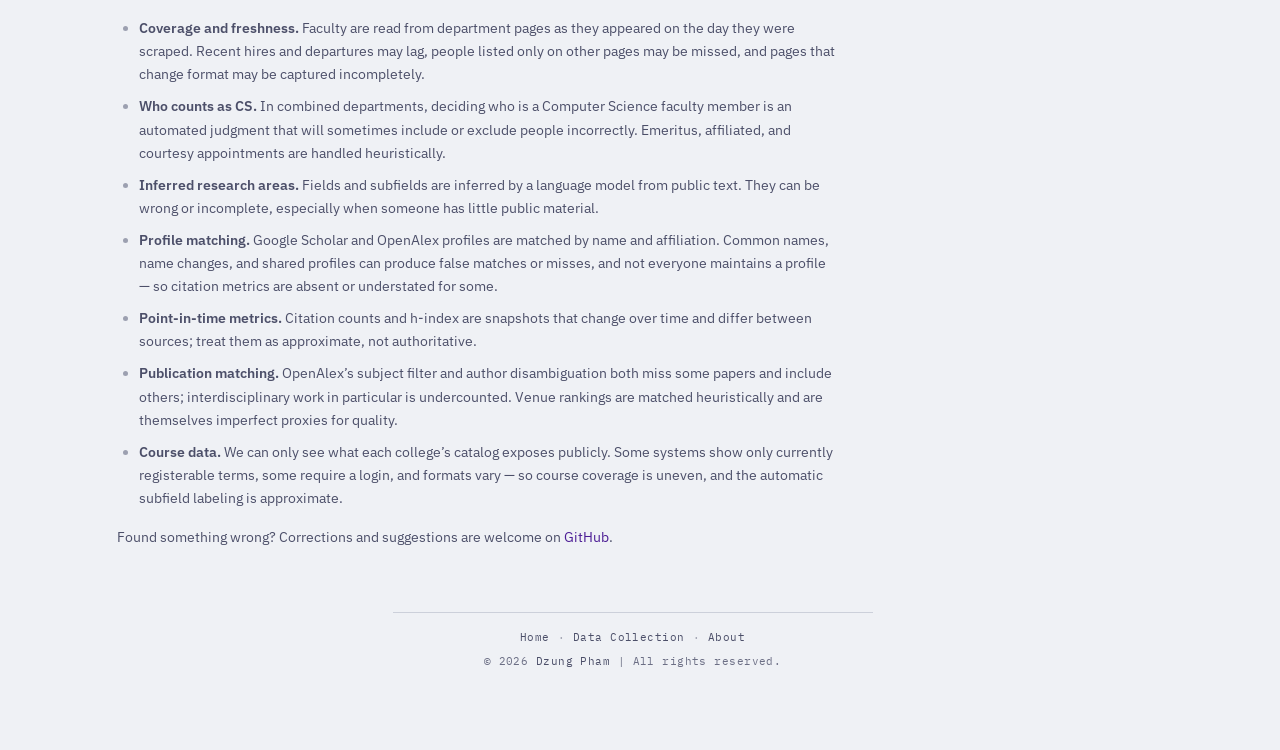
<file: docs/data-collection.html>
<!DOCTYPE html>
<html lang="en" data-theme="light">
<head>
  <!-- Apply the saved theme before first paint to avoid a light/dark flash. -->
  <script>
    try {
      var t = localStorage.getItem('theme');
      if (t === 'dark' || t === 'light') document.documentElement.setAttribute('data-theme', t);
    } catch (e) {}
  </script>
  <!-- Google tag (gtag.js) -->
  <script async src="https://www.googletagmanager.com/gtag/js?id=G-Q7NWHL6CSQ"></script>
  <script>
    window.dataLayer = window.dataLayer || [];
    function gtag(){dataLayer.push(arguments);}
    gtag('js', new Date());

    gtag('config', 'G-Q7NWHL6CSQ');
  </script>
  <meta charset="UTF-8" />
  <meta name="viewport" content="width=device-width, initial-scale=1.0" />
  <title>Data Collection &mdash; CSLAC</title>
  <meta name="description" content="How the CSLAC dataset of Computer Science faculty, courses, and publications at U.S. liberal arts colleges is collected — its sources, methods, and limitations." />
  <meta name="author" content="Dzung Pham" />
  <meta name="robots" content="index, follow" />
  <link rel="canonical" href="https://cslac.org/data-collection.html" />

  <link rel="icon" href="favicon.svg" type="image/svg+xml" />
  <link rel="alternate icon" href="favicon.ico" />

  <link rel="preconnect" href="https://fonts.googleapis.com" />
  <link rel="preconnect" href="https://fonts.gstatic.com" crossorigin />
  <link href="https://fonts.googleapis.com/css2?family=IBM+Plex+Sans:wght@400;500;600&family=IBM+Plex+Mono:wght@400;500&display=swap" rel="stylesheet" />
  <link rel="stylesheet" href="style.css" />
</head>
<body>

<div class="page">

  <header>
    <div class="header-left">
      <h1><a href="index.html" class="home-link">&lt;CSLAC/&gt;</a> Data Collection</h1>
      <p>How this dataset is assembled &mdash; and what it does and doesn&rsquo;t capture.</p>
    </div>
    <div class="header-right">
      <div class="header-actions">
        <button class="theme-toggle" id="theme-btn" title="Toggle dark/light mode" aria-label="Toggle theme">
          <span class="icon-sun" aria-hidden="true"></span>
          <span class="icon-moon" aria-hidden="true"></span>
        </button>
      </div>
    </div>
  </header>

  <article class="content">
    <p class="content-eyebrow">Methodology</p>

    <p class="lead">
      CSLAC brings together public information about Computer Science at U.S. national
      liberal arts colleges &mdash; who teaches it, what they research, what they publish,
      and what courses are offered &mdash; into a single dataset. Everything here is
      assembled automatically from public sources; this page explains how, and where the
      numbers should be read with caution.
    </p>

    <h2>Which colleges are included</h2>
    <p>
      The starting point is the set of institutions ranked by <em>U.S. News &amp; World
      Report</em> as
      <a href="https://www.usnews.com/best-colleges/rankings/national-liberal-arts-colleges" target="_blank" rel="noopener">National Liberal Arts Colleges</a>.
      A college is included once we can identify a Computer Science department &mdash; or a
      combined department, such as Mathematics &amp; Computer Science &mdash; with a public
      faculty listing and information about Computer Science as a major.
    </p>

    <h2>Faculty</h2>
    <p>
      For each college we read the department&rsquo;s public faculty page and extract every
      listed member&rsquo;s name, title, and &mdash; where available &mdash; a link to their
      personal or institutional web page. Titles are grouped into broad categories
      (tenured, tenure-track, teaching, visiting, and adjunct) so that roles are comparable
      across schools that describe them differently.
    </p>
    <p>
      Only faculty whose work is identifiably in Computer Science are kept. In combined
      departments this classification is made automatically by reading each person&rsquo;s
      public profile, so the boundary between &ldquo;CS&rdquo; and &ldquo;not CS&rdquo; is a
      best-effort judgment rather than an official designation.
    </p>

    <h2>Research fields</h2>
    <p>
      To describe what each person works on, we collect the text of their public website
      and Google Scholar interests and use a language model to infer a primary field and up
      to five research subfields, drawn from a fixed taxonomy of Computer Science areas.
      These labels are inferred, not self-reported.
    </p>

    <h2>Publications and citations</h2>
    <p>
      Publication records come from
      <a href="https://openalex.org/" target="_blank" rel="noopener">OpenAlex</a>, an open
      catalog of scholarly works. We collect Computer Science papers affiliated with each
      college and match their authors back to our faculty list by name and institution.
      Each paper&rsquo;s venue is tagged with its research area and, where we can match it, a
      conference ranking from
      <a href="https://csrankings.org/" target="_blank" rel="noopener">CSRankings</a> and
      <a href="https://portal.core.edu.au/conf-ranks/" target="_blank" rel="noopener">CORE</a>
      (A*/A/B/C), or a journal quartile from
      <a href="https://www.scimagojr.com/" target="_blank" rel="noopener">Scimago</a>
      (Q1&ndash;Q4).
    </p>
    <p>
      Citation counts and h-index come from
      <a href="https://scholar.google.com/" target="_blank" rel="noopener">Google Scholar</a>
      for faculty whose profile we can confidently match and verify; for everyone else, we
      fall back to author metrics from OpenAlex. Because the two sources index different
      bodies of work, their numbers are not directly comparable.
    </p>

    <h2>Courses</h2>
    <p>
      Where a college publishes its course schedule or registration catalog, we collect the
      Computer Science offerings term by term. Each course title is automatically sorted
      into a subfield (or a general bucket such as core, seminar, or other) so that
      offerings can be filtered the same way as faculty and publications.
    </p>

    <h2>Degrees awarded</h2>
    <p>
      The count of CS degrees conferred by each college comes from
      <a href="https://nces.ed.gov/ipeds/" target="_blank" rel="noopener">IPEDS</a>, the
      U.S. Department of Education&rsquo;s higher-education data system.
    </p>

    <h2>Updates</h2>
    <p>
      The dataset is refreshed periodically &mdash; roughly quarterly. The date of the most
      recent refresh is shown in the header of the
      <a href="index.html">main dashboard</a>, and the full dataset can be downloaded as
      <a href="data.json">JSON</a>.
    </p>

    <h2>Limitations</h2>
    <p>
      This is an automated, best-effort snapshot built entirely from public data. It is not
      affiliated with or endorsed by any college, and it will contain errors. The most
      important caveats:
    </p>
    <ul>
      <li><strong>Coverage and freshness.</strong> Faculty are read from department pages as
        they appeared on the day they were scraped. Recent hires and departures may lag,
        people listed only on other pages may be missed, and pages that change format may be
        captured incompletely.</li>
      <li><strong>Who counts as CS.</strong> In combined departments, deciding who is a
        Computer Science faculty member is an automated judgment that will sometimes include
        or exclude people incorrectly. Emeritus, affiliated, and courtesy appointments are
        handled heuristically.</li>
      <li><strong>Inferred research areas.</strong> Fields and subfields are inferred by a
        language model from public text. They can be wrong or incomplete, especially when
        someone has little public material.</li>
      <li><strong>Profile matching.</strong> Google Scholar and OpenAlex profiles are matched
        by name and affiliation. Common names, name changes, and shared profiles can produce
        false matches or misses, and not everyone maintains a profile &mdash; so citation
        metrics are absent or understated for some.</li>
      <li><strong>Point-in-time metrics.</strong> Citation counts and h-index are snapshots
        that change over time and differ between sources; treat them as approximate, not
        authoritative.</li>
      <li><strong>Publication matching.</strong> OpenAlex&rsquo;s subject filter and author
        disambiguation both miss some papers and include others; interdisciplinary work in
        particular is undercounted. Venue rankings are matched heuristically and are
        themselves imperfect proxies for quality.</li>
      <li><strong>Course data.</strong> We can only see what each college&rsquo;s catalog
        exposes publicly. Some systems show only currently registerable terms, some require a
        login, and formats vary &mdash; so course coverage is uneven, and the automatic
        subfield labeling is approximate.</li>
    </ul>
    <p>
      Found something wrong? Corrections and suggestions are welcome on
      <a href="https://github.com/dzungvpham/cslac" target="_blank" rel="noopener">GitHub</a>.
    </p>
  </article>

  <footer class="site-footer">
    <nav class="footer-nav">
      <a href="index.html">Home</a><span class="footer-sep">·</span><a href="data-collection.html">Data Collection</a><span class="footer-sep">·</span><a href="about.html">About</a>
    </nav>
    &copy; 2026 <a href="https://dzungvpham.github.io/" target="_blank" rel="noopener">Dzung Pham</a> | All rights reserved.
  </footer>

</div>

<script>
  // Standalone theme toggle — mirrors the dashboard's behavior (app.js) so the
  // saved preference is shared across every page via localStorage.
  document.getElementById('theme-btn').addEventListener('click', function () {
    var el = document.documentElement;
    var next = el.getAttribute('data-theme') === 'dark' ? 'light' : 'dark';
    el.setAttribute('data-theme', next);
    try { localStorage.setItem('theme', next); } catch (e) {}
  });
</script>
</body>
</html>
</file>
<file: docs/style.css>
/* ── themes ── */
:root {
  --bg:         #eff1f5;
  --bg-alt:     #e9ebf1;
  --border:     #bcc0cc;
  --border-sub: #ccd0da;
  --text:       #4c4f69;
  --sub:        #6c6f85;
  --muted:      #9ca0b0;
  --accent:     #4c1d95;
  --th-bg:      #e6e9ef;
  --hover-bg:   #ccd0da;
  --expand-bg:  #e6e9ef;
  --danger:     #d20f39;
  --header-h:   0px;
  --summary-h:  0px;
  /* Fixed Course-column width for the schedule table. Used by both the
     .course-title-cell width and the .panel-toggle grid template so
     the term-paginator stays geometrically centered over the term
     columns. Defined as a single expression so the two always agree. */
  --course-title-w: clamp(180px, 30vw, 400px);
}
[data-theme="dark"] {
  --bg:         #303446;
  --bg-alt:     #414559;
  --border:     #51576d;
  --border-sub: #414559;
  --text:       #c6d0f5;
  --sub:        #a5adce;
  --muted:      #737994;
  --accent:     #c4a8e0;
  --th-bg:      #292c3c;
  --hover-bg:   #414559;
  --expand-bg:  #292c3c;
  --danger:     #e78284;
}

/* ── reset ── */
*, *::before, *::after { box-sizing: border-box; margin: 0; padding: 0; }

html {
  scrollbar-gutter: stable; /* prevents layout shift when scrollbar appears */
}

body {
  background: var(--bg);
  color: var(--text);
  font-family: 'IBM Plex Sans', system-ui, sans-serif;
  font-size: 14px;
  line-height: 1.5;
  -webkit-font-smoothing: antialiased;
  min-height: 100vh;
  transition: background 0.2s, color 0.2s;
}

a { color: var(--accent); text-decoration: none; }
a:hover { text-decoration: underline; }
button { cursor: pointer; }

/* ── layout ── */
.page {
  max-width: 1080px;
  margin: 0 auto;
  padding: 0 24px 80px;
}

/* ── header ── */
header {
  display: flex;
  align-items: flex-start;
  justify-content: space-between;
  gap: 16px;
  padding: 40px 0 32px;
  border-bottom: 1px solid var(--border);
  margin-bottom: 0;
}

.header-left {
  flex: 0 1 60%;
  min-width: 0;
}
.header-left h1 {
  font-size: 22px;
  font-weight: 600;
  letter-spacing: -0.3px;
  color: var(--text);
  margin-bottom: 4px;
}
.header-left h1 .h1-short { display: none; }
.header-logo {
  height: 0.95em;
  width: auto;
  vertical-align: -0.18em;
  margin: 0 4px 0 6px;
}

.header-left p {
  font-size: 13px;
  color: var(--sub);
}

.header-stats {
  display: flex;
  flex-wrap: wrap;
  gap: 12px 24px;
  margin-top: 12px;
}

.stat {
  font-family: 'IBM Plex Mono', monospace;
  font-size: 12px;
  color: var(--sub);
  white-space: nowrap;
}
.stat strong {
  font-weight: 500;
  color: var(--text);
  font-size: 14px;
  display: block;
}
.stat strong.count-spinner {
  display: flex;
  line-height: 1;
  height: 1em;
  overflow: hidden;
}
.count-spinner .digit {
  display: inline-block;
  height: 1em;
  overflow: hidden;
  line-height: 1;
}
.count-spinner .digit-strip {
  display: flex;
  flex-direction: column;
  will-change: transform;
}
.count-spinner .digit-strip > span {
  height: 1em;
  line-height: 1;
  display: block;
}

/* ── header right (theme toggle + about) ── */
.header-right {
  display: flex;
  flex-direction: column;
  align-items: flex-end;
  gap: 10px;
  flex: 0 1 40%;
  min-width: 0;
}

.about-text {
  font-size: 11px;
  font-style: italic;
  color: var(--sub);
  max-width: 360px;
  text-align: right;
  line-height: 1.45;
}
.about-text a {
  color: var(--accent);
  white-space: nowrap;
}
.about-text .nowrap { white-space: nowrap; }
.about-text .accent { color: var(--accent); }
.gh-icon,
.gs-icon,
.oa-icon {
  display: inline-block;
  width: 12px;
  height: 12px;
  vertical-align: -2px;
  margin-left: 3px;
  background-color: currentColor;
}
.gs-icon {
  -webkit-mask: url('img/google-scholar.svg') no-repeat center / contain;
  mask: url('img/google-scholar.svg') no-repeat center / contain;
}
.gh-icon {
  -webkit-mask: url('img/github.svg') no-repeat center / contain;
  mask: url('img/github.svg') no-repeat center / contain;
}
.oa-icon {
  -webkit-mask: url('img/openalex.png') no-repeat center / contain;
  mask: url('img/openalex.png') no-repeat center / contain;
}

/* ── footer ── */
.site-footer {
  margin: 40px auto 0;
  padding: 16px 0 0;
  max-width: 480px;
  border-top: 1px solid var(--border-sub);
  text-align: center;
  font-family: 'IBM Plex Mono', monospace;
  font-size: 11px;
  letter-spacing: 0.04em;
  color: var(--sub);
}
.site-footer a { color: var(--text); }
.site-footer a:hover { color: var(--accent); }
.footer-sep {
  margin: 0 8px;
  opacity: 0.6;
}

/* ── header action buttons (share + theme) ── */
.header-actions {
  display: flex;
  flex-direction: row;
  align-items: center;
  gap: 8px;
  margin-top: 4px;
}
.action-btn {
  position: relative;
  flex-shrink: 0;
  width: 34px;
  height: 34px;
  border: 1px solid var(--border);
  border-radius: 6px;
  background: transparent;
  color: var(--sub);
  display: flex;
  align-items: center;
  justify-content: center;
  transition: border-color 0.15s, color 0.15s, background 0.15s;
  cursor: pointer;
}
.action-btn:hover {
  border-color: var(--text);
  color: var(--text);
  background: var(--hover-bg);
}
.icon-share,
.icon-download {
  width: 16px;
  height: 16px;
  display: block;
}
.action-feedback {
  position: absolute;
  top: calc(100% + 6px);
  right: 0;
  background: var(--accent);
  color: var(--bg);
  font-family: 'IBM Plex Sans', system-ui, sans-serif;
  font-size: 11px;
  font-weight: 500;
  padding: 3px 8px;
  border-radius: 4px;
  white-space: nowrap;
  opacity: 0;
  pointer-events: none;
  transition: opacity 0.15s;
  z-index: 5;
}
.action-btn.copied .action-feedback {
  opacity: 1;
}

/* ── theme toggle ── */
.theme-toggle {
  flex-shrink: 0;
  width: 34px;
  height: 34px;
  border: 1px solid var(--border);
  border-radius: 6px;
  background: transparent;
  color: var(--sub);
  display: flex;
  align-items: center;
  justify-content: center;
  transition: border-color 0.15s, color 0.15s, background 0.15s;
}
.theme-toggle:hover {
  border-color: var(--text);
  color: var(--text);
  background: var(--hover-bg);
}
.icon-sun,
.icon-moon {
  width: 16px;
  height: 16px;
  background-color: currentColor;
}
.icon-sun {
  -webkit-mask: url('img/sun.svg') no-repeat center / contain;
  mask: url('img/sun.svg') no-repeat center / contain;
}
.icon-moon {
  -webkit-mask: url('img/moon.svg') no-repeat center / contain;
  mask: url('img/moon.svg') no-repeat center / contain;
}
.icon-sun  { display: none; }
.icon-moon { display: block; }
[data-theme="dark"] .icon-sun  { display: block; }
[data-theme="dark"] .icon-moon { display: none; }

/* ── loading spinner ── */
.loading-spinner {
  display: flex;
  align-items: center;
  justify-content: center;
  padding: 120px 24px;
}
.loading-spinner[hidden] { display: none; }
.spinner {
  width: 36px;
  height: 36px;
  border: 3px solid var(--border-sub);
  border-top-color: var(--accent);
  border-radius: 50%;
  animation: spin 0.8s linear infinite;
}
@keyframes spin {
  to { transform: rotate(360deg); }
}
/* Hide the table area until data is ready so the spinner stands alone. */
.table-wrap[hidden] { display: none; }

/* ── college table ── */
.table-wrap { width: 100%; }

/* shared column grid — must match between header and rows */
.col-grid {
  display: grid;
  grid-template-columns: 1fr 80px 80px 80px 80px 80px;
  align-items: center;
}

/* column headers */
.col-head-row {
  position: sticky;
  top: 0;
  z-index: 30;
  border-top: 1px solid var(--border);
  border-bottom: 2px solid var(--border);
  background: var(--th-bg);
}
.col-head-row .col-grid { padding: 0; }

.th {
  font-family: 'IBM Plex Mono', monospace;
  font-size: 11px;
  font-weight: 500;
  letter-spacing: 0.04em;
  text-transform: uppercase;
  color: var(--sub);
  padding: 10px 12px;
  user-select: none;
  display: flex;
  align-items: center;
  gap: 5px;
  transition: color 0.12s;
  white-space: nowrap;
}
.th-label { cursor: pointer; transition: color 0.12s; }
.th-label:hover { color: var(--text); }
.th.sorted { color: var(--accent); }
.th:not(:first-child) { justify-content: center; }

.sort-icon {
  font-size: 10px;
  opacity: 0.4;
  line-height: 1;
  /* Gap between header text and the sort arrow, shared by every sortable
     header (college / faculty / publications, and any future course-view
     column). A fixed margin reads tighter than a font-rendered space and is
     font-independent. */
  margin-left: 1px;
}
/* The ↕ glyph renders smaller than ↑/↓ in IBM Plex; bump unsorted
   icons up a px so all three states look the same size. */
.th:not(.sorted) .sort-icon,
.fth:not(.sorted) .sort-icon,
.pth:not(.sorted) .sort-icon { font-size: 11px; }
.th.sorted .sort-icon { opacity: 1; }

/* college data row */
.college-row {
  /* Scope sticky children's z-indices to this row. Without isolation,
     .fac-head-row's mobile z-index 30 (used so rotated labels paint
     above .panel-toggle within the row) competes with .col-head-row
     at the document root and with the next row's .college-summary,
     causing visible overlap during scroll transitions. */
  isolation: isolate;
}

.college-summary {
  cursor: pointer;
  position: sticky;
  top: var(--header-h);
  z-index: 25;
  background: var(--bg);
  transition: background 0.1s;
}
/* Zebra striping replaces the 1px row divider. Chrome/Windows at
   fractional device-pixel scale (e.g. 125%, 150%) would alpha-blend
   hairline row borders to near-invisible on every other row whenever a
   panel opened (a Chrome compositing quirk we couldn't reproduce away),
   so we use alternating row backgrounds as the visual separator instead. */
.college-row:nth-child(even) .college-summary { background: var(--bg-alt); }
/* Hover wins on both odd and even rows. Same specificity as the
   :nth-child rule above, so it must come after in source order. */
.college-row .college-summary:hover { background: var(--hover-bg); }
.college-summary .col-grid { padding: 0; }

.td {
  padding: 11px 12px;
  font-size: 13.5px;
  color: var(--text);
}

.td-name {
  display: flex;
  align-items: center;
  gap: 8px;
  position: relative;
}

/* By default these wrappers are layout-transparent so .td-name behaves
   exactly as it did before. Mobile media query promotes them to real
   flex containers so num+chev can stack and name+icons can stack. */
.name-marker, .name-body { display: contents; }

.chevron {
  flex-shrink: 0;
  color: var(--muted);
  transition: transform 0.2s ease, color 0.15s;
  display: flex;
  align-items: center;
}
.chevron svg { width: 12px; height: 12px; }
.college-row.open .chevron {
  transform: rotate(90deg);
  color: var(--accent);
}

.college-name { font-weight: 600; font-size: 14px; }
/* short form is mobile-only; see media query below */
.college-name .cn-short { display: none; }
/* When the name is a department-website link, keep it looking like the plain
   name text and only reveal the link affordance on hover. */
a.college-name { color: inherit; text-decoration: none; transition: color 0.12s; }
a.college-name:hover { color: var(--accent); text-decoration: underline; }

/* .college-logo base rules live in img/logo_sprite.css (generated). */
[data-theme="dark"] .college-logo {
  background-color: var(--text);
  border-radius: 4px;
}

/* Layout-transparent on desktop so the existing .td-name flex row is
   unchanged; promoted to a real flex row on mobile so the logo and
   college name stay on the same line. */
.name-title { display: contents; }

.college-state {
  font-family: 'IBM Plex Mono', monospace;
  font-size: 11px;
  color: var(--muted);
  flex-shrink: 0;
}

.td-num {
  font-family: 'IBM Plex Mono', monospace;
  font-size: 13px;
  /* Right-aligned so digits line up across rows, but with extra right padding
     so the value sits toward the middle of the column rather than hugging the
     right edge (headers are centered to match). The right pad is per-column
     (--num-pr) because narrower values (Faculty/Electives/Papers) need a wider
     pad to read centered than the wide GRAD:FAC "NN:1" cell does. Mobile
     overrides the whole padding below, so it ignores --num-pr. */
  text-align: right;
  padding: 11px var(--num-pr, 28px) 11px 12px;
  color: var(--text);
}
/* Per-column right pad (col 1 is the name; nums are cols 2–6). GRAD:FAC (col 4)
   keeps the 28px default. */
.td-num:nth-child(2) { --num-pr: 36px; }  /* Faculty  */
.td-num:nth-child(3) { --num-pr: 32px; }  /* 4YR-GRAD */
.td-num:nth-child(5) { --num-pr: 36px; }  /* Electives */
.td-num:nth-child(6) { --num-pr: 34px; }  /* Papers   */
.td-num.dim { color: var(--sub); }
.td-num .num-short { display: none; }

/* ── faculty panel ── */
.faculty-panel {
  display: none;
  background: var(--expand-bg);
  border-top: 1px solid var(--border-sub);
  /* Divider between an expanded panel and the next college row. The
     panel's --expand-bg is intentionally distinct from --bg-alt so the
     table contents don't blur into the next zebra row, but the hairline
     keeps the boundary crisp regardless of theme. */
  border-bottom: 1px solid var(--border);
}
.college-row.open .faculty-panel { display: block; }

.faculty-panel-inner {
  padding: 0 12px 8px 36px; /* indent to align past the chevron */
  animation: fadeSlide 0.18s ease;
}
/* Opacity-only fade. A previous version animated `transform: translateY`
   too, but on Chrome/Windows at fractional device scale that promoted
   the panel to a compositor layer which lingered after the animation
   and caused 1px row borders at fractional positions to alpha-blend to
   invisible on every other college row. Hovering forced a repaint that
   restored them. */
@keyframes fadeSlide {
  from { opacity: 0; }
  to   { opacity: 1; }
}

/* faculty column grid — all 6 metric columns equal width (fits 6-digit numbers) */
.fac-grid {
  display: grid;
  grid-template-columns: minmax(112px,1.4fr) minmax(100px,1fr) 80px 80px 80px 80px 80px 80px;
  align-items: center;
}

/* faculty column headers */
.fac-head-row {
  position: sticky;
  top: calc(var(--header-h) + var(--summary-h) + var(--toggle-h, 0px));
  z-index: 15;
  background: var(--expand-bg);
  border-bottom: 2px solid var(--border);
}
.fac-head-row .fac-grid { padding: 0; }

.fth {
  font-family: 'IBM Plex Mono', monospace;
  font-size: 10px;
  font-weight: 500;
  letter-spacing: 0.04em;
  color: var(--sub);
  padding: 8px 8px 8px 0;
  user-select: none;
  display: flex;
  align-items: center;
  gap: 4px;
  transition: color 0.12s;
  white-space: nowrap;
  position: relative;
}
.fth-label { cursor: pointer; transition: color 0.12s; }
.fth-label:hover { color: var(--text); }
.fth.sorted { color: var(--accent); }
/* only numeric columns (3rd onward) are right-aligned; Name and Title stay left */
.fth:not(:first-child):not(:nth-child(2)) { justify-content: flex-end; padding-right: 4px; }

/* faculty data row */
.fac-row {
  border-bottom: 1px solid var(--border-sub);
  transition: background 0.1s;
}
.fac-row:last-child { border-bottom: none; }
.fac-row:hover { background: var(--hover-bg); }
.fac-row .fac-grid { padding: 0; }

.ftd {
  padding: 9px 8px 9px 0;
  font-size: 13px;
  color: var(--text);
}

.ftd-name-cell {
  display: flex;
  flex-direction: column;
  gap: 2px;
}

.fac-name-row {
  display: flex;
  align-items: center;
  gap: 6px;
}

.fac-name-text {
  font-weight: 500;
  font-size: 13.5px;
  color: var(--text);
}

.fac-links {
  display: flex;
  align-items: center;
  gap: 4px;
}

.fac-link {
  display: flex;
  align-items: center;
  justify-content: center;
  width: 20px;
  height: 20px;
  border-radius: 4px;
  color: var(--muted);
  transition: color 0.12s, background 0.12s;
  text-decoration: none;
}
.fac-link:hover {
  color: var(--accent);
  background: var(--hover-bg);
  text-decoration: none;
}
.fac-link svg { width: 13px; height: 13px; }
.fac-link .oa-link-icon {
  display: inline-block;
  width: 13px;
  height: 13px;
  background-color: currentColor;
  -webkit-mask: url('img/openalex.png') no-repeat center / contain;
  mask: url('img/openalex.png') no-repeat center / contain;
}

.fac-interests {
  font-size: 11.5px;
  color: var(--sub);
  white-space: nowrap;
  overflow-x: auto;
  overflow-y: hidden;
  scrollbar-width: none;
  text-transform: lowercase;
  min-width: 0;
}
.fac-interests::-webkit-scrollbar { display: none; }

.ftd-title {
  font-size: 12.5px;
  color: var(--sub);
  padding: 9px 8px 9px 0;
}

/* Title shown under the name (mobile only); duplicates .ftd-title text */
.fac-title-inline { display: none; }

.ftd-num {
  font-family: 'IBM Plex Mono', monospace;
  font-size: 12.5px;
  text-align: right;
  padding: 9px 4px;
  color: var(--text);
}
.ftd-num.na { color: var(--muted); }
/* compact ("k") form is mobile-only; see media query below */
.ftd-num .num-short { display: none; }

/* ── panel view toggle (Faculty / Courses) ─────────────────────────────── */
/* Laid out as two big columns that match the course-schedule table
   below: track 1 = Course-title column, track 2 = term-columns area.
   Both share --course-title-w (+16px for the sticky cell's right
   padding) so the paginator centered in track 2 sits exactly over
   the geometric middle of the term columns. The table uses
   table-layout: fixed at the same total width, so the two rows are
   guaranteed to line up regardless of content. */
.panel-toggle {
  position: sticky;
  top: calc(var(--header-h) + var(--summary-h));
  z-index: 20;
  background: var(--expand-bg);
  display: grid;
  grid-template-columns: calc(var(--course-title-w) + 16px) 1fr;
  align-items: center;
  padding: 6px 0 4px;
}
.panel-toggle-views {
  display: flex;
  gap: 4px;
}
/* Scope to the view-toggle buttons only so other buttons rendered into
   the same row (e.g. .term-page-btn) don't inherit pill styling. */
.panel-toggle button[data-view] {
  width: 26px;
  height: 26px;
  padding: 0;
  display: inline-flex;
  align-items: center;
  justify-content: center;
  border: 1px solid var(--border);
  border-radius: 999px;
  background: var(--bg);
  color: var(--sub);
  transition: color 0.12s, border-color 0.12s, background 0.12s;
}
.panel-toggle button[data-view] svg { width: 14px; height: 14px; }
.panel-toggle button[data-view]:hover {
  color: var(--text);
  border-color: var(--text);
}
.panel-toggle button[data-view].active {
  color: var(--bg);
  background: var(--accent);
  border-color: var(--accent);
}
.panel-toggle button[data-view]:disabled,
.panel-toggle button[data-view].disabled {
  color: var(--muted);
  border-color: var(--border);
  background: var(--bg);
  opacity: 0.5;
  cursor: not-allowed;
}
.panel-toggle button[data-view]:disabled:hover,
.panel-toggle button[data-view].disabled:hover {
  color: var(--muted);
  border-color: var(--border);
}
.faculty-source-link {
  margin-left: 8px;
  font-family: 'IBM Plex Mono', monospace;
  font-size: 11px;
  color: var(--sub);
  text-decoration: none;
  align-self: center;
}
.faculty-source-link:hover {
  color: var(--accent);
  text-decoration: underline;
}

/* ── course schedule table ─────────────────────────────────────────────── */
.course-wrap {
  background: var(--expand-bg);
}
/* table-layout: fixed pins the table to the panel width and forces
   term columns to share the remaining space evenly — independent of
   cell content. This is what keeps the paginator (centered in the
   .panel-toggle's matching grid track above) lined up with the
   geometric center of the term columns. */
.course-table {
  border-collapse: separate;
  border-spacing: 0;
  width: 100%;
  table-layout: fixed;
}
.course-table th,
.course-table td {
  padding: 9px 5px;
  border-bottom: 1px solid var(--border-sub);
  text-align: center;
  white-space: nowrap;
}
.course-table thead th {
  font-family: 'IBM Plex Mono', monospace;
  font-size: 10px;
  font-weight: 500;
  letter-spacing: 0.04em;
  color: var(--sub);
  background: var(--expand-bg);
  padding: 8px 5px;
  position: sticky;
  top: calc(var(--header-h) + var(--summary-h) + var(--toggle-h, 0px));
  z-index: 15;
  border-bottom: 2px solid var(--border);
}
.course-table tbody tr { transition: background 0.1s; }
.course-table tbody tr:last-child td { border-bottom: none; }
.course-table tbody tr:hover td,
.course-table tbody tr:hover td.course-sticky {
  background: var(--hover-bg);
}

.course-sticky {
  position: sticky;
  left: 0;
  background: var(--expand-bg);
  text-align: left !important;
  z-index: 5;
  padding-right: 16px !important;
  padding-left: 0 !important;
}
/* Pin the Course-column width so it matches the .panel-toggle's
   first grid track exactly (both = course-title-w + 16px). With
   table-layout: fixed this also reserves the remaining width for
   the term columns to share equally. */
.course-table th.course-sticky {
  width: calc(var(--course-title-w) + 16px);
}
.course-table thead th.course-sticky { z-index: 17; }

.course-title-cell {
  display: flex;
  align-items: baseline;
  gap: 10px;
  /* Fixed (not min/max): the panel-toggle grid uses the same value to
     line up the paginator with the term-columns center. */
  width: var(--course-title-w);
}
.course-code {
  font-family: 'IBM Plex Mono', monospace;
  font-size: 12.5px;
  font-weight: 500;
  color: var(--text);
  flex-shrink: 0;
}
.course-name {
  font-size: 13px;
  color: var(--sub);
  overflow: hidden;
  text-overflow: ellipsis;
  white-space: nowrap;
}
.course-check {
  color: var(--accent);
  font-weight: 600;
}
a.course-check {
  text-decoration: none;
  display: inline-block;
}
a.course-check:hover { text-decoration: underline; }

/* ── instructor initials within a course cell ──────────────────────── */
/* When a cell's instructors are matched against the faculty list, we
   show each person's initials (first + last) linked to their site.
   Multi-instructor cells stack the initials horizontally with a thin
   separator so row height stays tight. Hover reveals the full name. */
.course-instr-list {
  font-family: 'IBM Plex Mono', monospace;
  text-align: center;
  line-height: 1.3;
}
.course-instr-row { display: block; }
.course-instr-sep {
  color: var(--sub);
  font-size: 11px;
  letter-spacing: 0.04em;
}
.course-instr {
  font-size: 11px;
  font-weight: 500;
  letter-spacing: 0.04em;
  color: var(--sub);
  text-decoration: none;
  white-space: nowrap;
  transition: color 0.1s;
}
a.course-instr:hover { color: var(--accent); }
.course-instr-nolink {
  color: var(--muted);
}
a.course-title-link {
  text-decoration: none;
  color: inherit;
  display: flex;
  align-items: baseline;
  gap: 10px;
  width: var(--course-title-w);
}
a.course-title-link:hover .course-code,
a.course-title-link:hover .course-name { color: var(--accent); }
.course-dash { color: var(--muted); }

/* ── hidden debug badge (only rendered when ?debug=1) ──────────────────
   A small "i" chip on each course row whose tooltip explains whether the
   course counts toward the Electives total. Green = counted, red = excluded. */
.course-debug {
  flex-shrink: 0;
  align-self: center;
  display: inline-flex;
  align-items: center;
  justify-content: center;
  width: 14px;
  height: 14px;
  border-radius: 50%;
  font-family: 'IBM Plex Mono', monospace;
  font-size: 10px;
  font-weight: 600;
  font-style: italic;
  line-height: 1;
  cursor: help;
  color: #fff;
}
.course-debug.is-counted { background: #1a8754; }
.course-debug.is-excluded { background: #c0392b; }
.course-empty {
  padding: 20px 4px;
  color: var(--muted);
  font-size: 12.5px;
}

/* ── publications panel ──────────────────────────────────────────────── */
.pub-grid {
  display: grid;
  grid-template-columns: 48px minmax(120px,2fr) minmax(80px,1fr) minmax(100px,1.5fr) 56px;
  align-items: start;
}
.pub-head-row {
  position: sticky;
  top: calc(var(--header-h) + var(--summary-h) + var(--toggle-h, 0px));
  z-index: 15;
  background: var(--expand-bg);
  border-bottom: 2px solid var(--border);
}
.pub-head-row .pub-grid { padding: 0; }
.pth {
  font-family: 'IBM Plex Mono', monospace;
  font-size: 10px;
  font-weight: 500;
  letter-spacing: 0.04em;
  color: var(--sub);
  padding: 8px 8px 8px 0;
  user-select: none;
  display: flex;
  align-items: center;
  gap: 4px;
  transition: color 0.12s;
  white-space: nowrap;
  position: relative;
}
.pth-label { cursor: pointer; transition: color 0.12s; }
.pth-label:hover { color: var(--text); }
.pth.sorted { color: var(--accent); }
.pth.sorted .sort-icon { opacity: 1; }
/* Year (1st) left-aligned; Cites (last) right-aligned. Matches the
   Faculty/Course views: first column has 0 left padding so it lines
   up with the panel's content edge. */
.pth:first-child { justify-content: flex-start; padding-left: 0; padding-right: 4px; }
.pth:last-child { justify-content: flex-end; padding-right: 4px; }
.pub-row {
  border-bottom: 1px solid var(--border-sub);
  transition: background 0.1s;
}
.pub-row:last-child { border-bottom: none; }
.pub-row:hover { background: var(--hover-bg); }
.pub-row .pub-grid { padding: 0; }
.ptd {
  padding: 9px 8px 9px 0;
  font-size: 13px;
  color: var(--text);
  min-width: 0;
}
.ptd-year {
  font-family: 'IBM Plex Mono', monospace;
  font-size: 12.5px;
  text-align: left;
  padding-left: 0;
  padding-right: 0;
  color: var(--sub);
}
.ptd-title {
  line-height: 1.4;
}
.pub-title-link {
  color: var(--accent);
  text-decoration: none;
}
.pub-title-link:hover { text-decoration: underline; }
.pub-title-text {
  color: var(--text);
}
scp { font-variant: small-caps; }
.ptd-venue {
  font-size: 12.5px;
  color: var(--sub);
  line-height: 1.4;
}
.venue-rank {
  font-family: 'IBM Plex Mono', monospace;
  font-size: 10px;
  font-weight: 500;
  color: var(--accent);
  margin-left: 3px;
  cursor: default;
  white-space: nowrap;
}
.venue-rank a {
  color: inherit;
  text-decoration: none;
}
.venue-rank a:hover {
  text-decoration: underline;
}
.ptd-authors {
  font-size: 12.5px;
  color: var(--sub);
  line-height: 1.5;
}
.pub-author {
  color: var(--sub);
  text-decoration: none;
  cursor: default;
}
a.pub-author {
  cursor: pointer;
}
a.pub-author:hover {
  color: var(--accent);
  text-decoration: underline;
}
.authors-toggle {
  display: inline-flex;
  align-items: center;
  justify-content: center;
  width: 16px;
  height: 16px;
  padding: 0;
  border: 1px solid var(--border);
  border-radius: 999px;
  background: var(--bg);
  color: var(--sub);
  font-size: 12px;
  line-height: 1;
  cursor: pointer;
  vertical-align: middle;
  margin-left: 2px;
  transition: color 0.12s, border-color 0.12s;
}
.authors-toggle:hover {
  color: var(--text);
  border-color: var(--text);
}
/* Author truncation has two short forms: desktop (>8 → 8+…) and
   mobile (>5 → 5+…). CSS picks which is visible per viewport;
   [hidden] from the +/- toggle still takes precedence. */
.authors-mobile-short { display: none; }
/* Title truncation only matters on small viewports — desktop always
   renders the full text inline. Hide the truncated short sibling and
   the +/- toggle button (the mobile @media block flips both back on).
   For venue, .venue-short carries the mobile-only abbreviation; hide
   it on desktop so the .venue-desktop sibling shows the full name. */
.title-short,
.venue-short,
.title-toggle { display: none; }
.ptd-num {
  font-family: 'IBM Plex Mono', monospace;
  font-size: 12.5px;
  text-align: right;
  padding: 9px 4px;
  color: var(--text);
}
.ptd-num .num-short,
.ptd-year .num-short { display: none; }
/* Year header label: long form by default, short ('Yr') on mobile. */
.pth .lbl-short { display: none; }

/* ── publication filter (inside advanced bar) ────────────────────────── */
.pub-filter-group {
  display: flex;
  align-items: center;
  gap: 4px;
}
/* Subfield groups carry many chips; let them wrap onto multiple lines instead
   of overflowing the row. */
.subfield-group {
  flex-wrap: wrap;
  row-gap: 6px;
}
.pub-filter-label {
  font-family: 'IBM Plex Mono', monospace;
  font-size: 10px;
  letter-spacing: 0.04em;
  text-transform: uppercase;
  color: var(--sub);
  margin-right: 2px;
}
.pub-filter-chip {
  font-family: 'IBM Plex Sans', system-ui, sans-serif;
  font-size: 12px;
  font-weight: 500;
  padding: 5px 11px;
  border: 1px solid var(--border);
  border-radius: 999px;
  background: var(--bg);
  color: var(--sub);
  transition: color 0.12s, border-color 0.12s, background 0.12s;
  user-select: none;
  cursor: pointer;
  line-height: 1.4;
  white-space: nowrap;
}
.pub-filter-chip:hover {
  color: var(--text);
  border-color: var(--text);
}
.pub-filter-chip.active {
  color: var(--bg);
  background: var(--accent);
  border-color: var(--accent);
}
.pub-filter-chip.exclude {
  color: var(--bg);
  background: var(--danger);
  border-color: var(--danger);
}
.cs-dropdown {
  position: relative;
  display: inline-block;
}
.cs-dropdown-btn {
  font-family: 'IBM Plex Sans', system-ui, sans-serif;
  font-size: 12px;
  font-weight: 500;
  padding: 5px 22px 5px 11px;
  border: 1px solid var(--border);
  border-radius: 999px;
  background: var(--bg);
  color: var(--sub);
  cursor: pointer;
  background-image: url("data:image/svg+xml;utf8,<svg xmlns='http://www.w3.org/2000/svg' viewBox='0 0 12 12' fill='none' stroke='%236c6f85' stroke-width='2' stroke-linecap='round' stroke-linejoin='round'><polyline points='2,5 6,9 10,5'/></svg>");
  background-repeat: no-repeat;
  background-position: right 5px center;
  background-size: 8px 8px;
  white-space: nowrap;
  line-height: 1.4;
}
.cs-dropdown-list {
  display: none;
  position: absolute;
  top: calc(100% + 2px);
  left: 0;
  min-width: 100%;
  max-height: 180px;
  overflow-y: auto;
  background: var(--bg);
  border: 1px solid var(--border);
  border-radius: 6px;
  box-shadow: 0 4px 12px rgba(0,0,0,.12);
  z-index: 100;
  padding: 2px 0;
}
.cs-dropdown.open .cs-dropdown-list { display: block; }
.cs-dropdown-item {
  font-family: 'IBM Plex Sans', system-ui, sans-serif;
  font-size: 12px;
  font-weight: 500;
  padding: 3px 10px;
  cursor: pointer;
  white-space: nowrap;
  color: var(--sub);
}
.cs-dropdown-item:hover { background: var(--hover-bg); }
.cs-dropdown-item.selected {
  background: var(--accent);
  color: var(--bg);
}
.pub-year-dash {
  font-size: 11px;
  color: var(--sub);
}
/* Numeric text box in the Papers filter row (Min. cite). Sized to the pill
   chips beside it so the row keeps one visual rhythm. */
.pub-num-input {
  font-family: 'IBM Plex Sans', system-ui, sans-serif;
  font-size: 12px;
  font-weight: 500;
  width: 62px;
  padding: 5px 4px 5px 11px;
  border: 1px solid var(--border);
  border-radius: 999px;
  background: var(--bg);
  color: var(--text);
  line-height: 1.4;
  transition: border-color 0.12s;
}
.pub-num-input:hover { border-color: var(--text); }
.pub-num-input:focus {
  outline: none;
  border-color: var(--accent);
}
/* Firefox keeps the spinners hidden until hover/focus; Chrome/Safari need the
   explicit rule or they reserve the arrow gutter permanently. */
.pub-num-input::-webkit-outer-spin-button,
.pub-num-input::-webkit-inner-spin-button {
  opacity: 0;
  transition: opacity 0.12s;
}
.pub-num-input:hover::-webkit-outer-spin-button,
.pub-num-input:hover::-webkit-inner-spin-button,
.pub-num-input:focus::-webkit-outer-spin-button,
.pub-num-input:focus::-webkit-inner-spin-button {
  opacity: 1;
}

/* ── term pagination buttons ──────────────────────────────────────────── */
/* Rendered into the panel-toggle row (alongside the Faculty/Courses
   toggle) so the term-label header keeps its natural column layout.
   The slot occupies the panel-toggle's second grid track, which by
   construction spans exactly the term-columns area below, so the
   paginator centered here is centered over the term columns. Active
   on any viewport where the term count exceeds the page window
   (TERMS_PER_PAGE on small, YEARS_PER_PAGE elsewhere). */
.term-paginator-slot {
  display: flex;
  justify-content: center;
  align-items: center;
}
.term-paginator {
  display: inline-flex;
  align-items: center;
  gap: 6px;
  font-family: 'IBM Plex Mono', monospace;
  font-size: 11px;
  color: var(--sub);
}
.term-page-btn {
  background: transparent;
  border: none;
  color: var(--sub);
  font: inherit;
  line-height: 1;
  padding: 4px 6px;
  cursor: pointer;
  transition: color 0.12s;
}
.term-page-btn:hover:not(:disabled) { color: var(--text); }
.term-page-btn:disabled {
  opacity: 0.3;
  cursor: not-allowed;
}
.term-paginator-range { letter-spacing: 0.04em; }

/* ── filter bar ── */
.filter-bar {
  display: flex;
  align-items: center;
  gap: 7px;
  flex-wrap: wrap;
  padding: 14px 0 16px;
  border-bottom: 1px solid var(--border);
}
.filter-label {
  font-family: 'IBM Plex Mono', monospace;
  font-size: 11px;
  letter-spacing: 0.04em;
  text-transform: uppercase;
  color: var(--sub);
  margin-right: 4px;
}
.filter-chip {
  font-family: 'IBM Plex Sans', system-ui, sans-serif;
  font-size: 12px;
  font-weight: 500;
  padding: 5px 11px;
  border: 1px solid var(--border);
  border-radius: 999px;
  background: var(--bg);
  color: var(--sub);
  transition: color 0.12s, border-color 0.12s, background 0.12s;
  user-select: none;
  white-space: nowrap;
}
.filter-chip:hover {
  color: var(--text);
  border-color: var(--text);
}
.filter-chip.active {
  color: var(--bg);
  background: var(--accent);
  border-color: var(--accent);
}
.filter-chip.exclude {
  color: var(--bg);
  background: var(--danger);
  border-color: var(--danger);
}
.filter-chip-count {
  font-family: 'IBM Plex Mono', monospace;
  font-size: 10.5px;
  opacity: 0.75;
  margin-left: 4px;
}
.expand-toggle {
  font-family: 'IBM Plex Sans', system-ui, sans-serif;
  font-size: 12px;
  font-weight: 500;
  padding: 5px 11px;
  border: 1px solid var(--border);
  border-radius: 999px;
  background: var(--bg);
  color: var(--sub);
  transition: color 0.12s, border-color 0.12s, background 0.12s;
  display: inline-flex;
  align-items: center;
  gap: 6px;
}
/* Float the Advanced filter + Expand all buttons to the right edge of the
   filter bar. margin-left:auto on the first of the pair pushes it and the
   trailing Expand all button to the right. */
#advanced-toggle { margin-left: auto; }
.expand-toggle:hover {
  color: var(--text);
  border-color: var(--text);
}
.expand-toggle.active {
  color: var(--accent);
  border-color: var(--accent);
}
.expand-toggle svg { width: 12px; height: 12px; }
.search-wrap {
  position: relative;
  display: inline-flex;
  align-items: center;
}
.search-input {
  font-family: 'IBM Plex Sans', system-ui, sans-serif;
  font-size: 12px;
  padding: 5px 26px 5px 11px;
  border: 1px solid var(--border);
  border-radius: 999px;
  background: var(--bg);
  color: var(--text);
  width: 144px;
  transition: border-color 0.12s, color 0.12s;
}
.search-input::placeholder { color: var(--muted); }
.search-input:hover { border-color: var(--text); }
.search-input:focus {
  outline: none;
  border-color: var(--accent);
}
.search-clear {
  position: absolute;
  right: 5px;
  top: 50%;
  transform: translateY(-50%);
  display: inline-flex;
  align-items: center;
  justify-content: center;
  width: 18px;
  height: 18px;
  padding: 0;
  border: 0;
  border-radius: 999px;
  background: transparent;
  color: var(--muted);
  cursor: pointer;
  transition: color 0.12s, background 0.12s;
}
.search-clear:hover {
  color: var(--bg);
  background: var(--sub);
}
.search-clear svg { width: 10px; height: 10px; display: block; }
.search-wrap.empty .search-clear { display: none; }

/* ── advanced (subfield) filter rows ── */
.advanced-bar {
  padding: 12px 0 14px;
  border-bottom: 1px solid var(--border);
  display: flex;
  flex-direction: column;
  gap: 10px;
}
.advanced-bar.collapsed { display: none; }
.adv-row {
  display: flex;
  align-items: center;
  gap: 8px;
  flex-wrap: wrap;
}
/* Stack the subfield groups under the SUBFIELDS label, each on its own
   indented line, instead of letting them flow inline. */
.adv-row-subfields {
  flex-direction: column;
  align-items: flex-start;
  gap: 6px;
}
.adv-row-subfields .subfield-group { padding-left: 18px; }
/* The Papers row carries enough groups (Conferences / Journals / Other / Year /
   Min. cite) to wrap on most widths. Nesting them in their own flex container
   makes the wrapped line align under the first group rather than under the
   PAPERS label, where it would read as a row label of its own. */
.adv-row-pubs .pub-filter-groups {
  flex: 1;
  min-width: 0;
  display: flex;
  align-items: center;
  flex-wrap: wrap;
  gap: 8px;
  row-gap: 6px;
}
/* Job Title row lives in the advanced bar but only appears on small
   viewports; on wider screens the same chips render inline in the
   main filter bar (.category-chips). */
.adv-row-jobtitle { display: none; }
.category-chips {
  display: contents;
}
.adv-hint-inline {
  font-size: 11px;
  color: var(--muted);
  font-style: italic;
}
.adv-hint-inline .hint-scope  { color: var(--text);   font-weight: 600; font-style: normal; }
.adv-hint-inline .hint-include { color: var(--accent); font-weight: 500; font-style: normal; }
.adv-hint-inline .hint-exclude { color: var(--danger); font-weight: 500; font-style: normal; }
.scope-toggle {
  display: inline-flex;
  border: 1px solid var(--border);
  border-radius: 999px;
  overflow: hidden;
  margin-right: 6px;
}
.scope-toggle button {
  font-family: 'IBM Plex Sans', system-ui, sans-serif;
  font-size: 12px;
  font-weight: 500;
  padding: 5px 11px;
  border: 0;
  background: var(--bg);
  color: var(--sub);
  transition: color 0.12s, background 0.12s;
}
.scope-toggle button + button { border-left: 1px solid var(--border); }
.scope-toggle button:hover { color: var(--text); }
.scope-toggle button.active {
  color: var(--bg);
  background: var(--accent);
}

/* ── college row number ──
   Sits at the start of the column (same x as the "Institution"
   header text), with the chevron and name flowing after. */
.college-num {
  font-family: 'IBM Plex Mono', monospace;
  font-size: 11px;
  color: var(--muted);
  user-select: none;
  flex-shrink: 0;
  display: inline-block;
  min-width: 3ch;
  text-align: center;
}

/* ── responsive ── */
@media (max-width: 720px) {
  .page { padding: 0 16px 64px; }

  header {
    padding: 28px 0 10px;
    gap: 12px;
  }
  .header-left h1 { font-size: 19px; }
  .header-left h1 .h1-full  { display: none; }
  .header-left h1 .h1-short { display: inline; }
  .header-stats { gap: 18px; }
  /* Drop the active-filter values from the Papers counter on small screens —
     keep just the "Papers" label. */
  .stat-filter-suffix { display: none; }
  .about-text { max-width: 160px; font-size: 10.5px; }

  .filter-bar { padding: 12px 0; gap: 6px; }
  .search-wrap { flex: 1 1 140px; min-width: 0; }
  .search-input { width: 100%; min-width: 0; }

  /* Move the Tenured/Tenure-track/Visiting/Teaching/Adjunct chips
     out of the main filter bar and into the advanced bar's
     Job Title row to reclaim space on narrow screens. */
  .category-chips { display: none; }
  .adv-row-jobtitle { display: flex; }

  /* main college grid: shrink the 5 metric columns hard so the Institution
     name keeps a readable track (at 56px each they ate ~280px of a ~328px
     row, collapsing the name to one character per line). 38px fits the widest
     cell — the "NN:1" MAJ:FAC ratio (max "36:1" ≈ 28px) — with the same dense
     feel as the 6-column faculty subtable below. minmax(0,1fr) — not 1fr — so
     the name can still shrink below its min-content (marker + logo + link
     icons would otherwise force overflow). The trailing empty gutter track
     pulls the whole metric block off the right edge so the last rotated label
     (PAPERS + its sort icon), which extends up-and-right past its cell, has
     room to spill into instead of overrunning the table boundary. */
  .col-grid { grid-template-columns: minmax(0,1fr) repeat(5, 38px) 10px; }
  .th { padding: 9px 3px; font-size: 10px; gap: 3px; }

  /* Rotate the metric column labels (Faculty / MAJORS / MAJ:FAC / Courses / Papers)
     30° from top-left to bottom-right so they stop crowding each other at
     narrow widths. Label + sort icon rotate together as one unit. */
  .col-head-row { overflow: visible; }
  .col-head-row .th { overflow: visible; position: relative; }
  .col-head-row .th:nth-child(n+2) {
    padding: 0;
    height: 46px;
    justify-content: flex-start;
    align-items: flex-start;
  }
  .col-head-row .th:nth-child(n+2) .th-label {
    position: absolute;
    top: 6px;
    left: 6px;
    transform: rotate(30deg);
    transform-origin: left top;
    white-space: nowrap;
    font-size: 10px;
    letter-spacing: 0;
    line-height: 1;
  }

  .td, .td-num { padding: 10px 3px; }
  .td-num { font-size: 11.5px; }
  .td-num .num-full  { display: none; }
  .td-num .num-short { display: inline; }
  .td-name { min-width: 0; gap: 6px; }
  .college-name {
    font-size: 13.5px;
    min-width: 0;
    overflow-wrap: break-word;
  }
  /* hide state badge on mobile to free up the name column */
  .college-state { display: none; }

  /* swap to the short college name ("University" → "Univ.") */
  .college-name .cn-full  { display: none; }
  .college-name .cn-short { display: inline; }

  /* Tapping the name expands the row here rather than opening the department
     site (see the a.college-name handler in app.js), so drop the link
     affordance — a sticky :hover on touch would advertise a nav that
     doesn't happen. */
  a.college-name:hover { color: inherit; text-decoration: none; }

  /* The expand/collapse chevron is hidden on mobile; the row number sits in
     its own fixed-width column, vertically centered against the full row
     height (which the name + stacked icons drive). Decoupling it from the
     name stack keeps the name's start-x from shifting with the digit count. */
  .td-name {
    align-items: flex-start;
    gap: 6px;
  }
  .chevron { display: none; }
  .name-marker {
    display: flex;
    flex-direction: column;
    align-items: center;
    justify-content: center;
    align-self: stretch;
    width: 22px;
    flex-shrink: 0;
  }
  .name-body {
    display: flex;
    flex-direction: column;
    flex: 1 1 0;
    min-width: 0;
    gap: 4px;
  }
  /* Keep logo + college name on a single row on mobile. */
  .name-title {
    display: flex;
    align-items: center;
    gap: 6px;
    min-width: 0;
  }
  .college-logo { --cs: 16px; }
  .college-name { min-width: 0; word-break: break-word; }

  /* faculty subtable: fit everything in viewport instead of scrolling.
     Title moves under the name cell; the 6 metric headers are rotated
     diagonally and extend up into the panel-toggle row to claw back
     vertical space. */
  .faculty-panel-inner {
    padding: 0 12px 8px 12px;
    overflow: visible;
  }
  .fac-head-row,
  .fac-row { min-width: 0; }

  .fac-grid {
    grid-template-columns: minmax(0,1fr) repeat(6, 32px);
  }
  /* hide the standalone Title column (rendered inline under name) */
  .fac-head-row .fth:nth-child(2),
  .ftd-title { display: none; }

  .fac-title-inline {
    display: block;
    font-size: 11.5px;
    color: var(--sub);
    margin-top: 1px;
    line-height: 1.3;
  }

  /* rotated metric headers (cols 3–8). Anchored at the cell's bottom and
     rotated -55° so the text extends up-and-right into the toggle row. */
  .panel-toggle { padding: 4px 0 2px; }
  /* Top padding makes room for the rotated labels (which anchor at each
     .fth's bottom and rotate -55deg up-and-right). Without it the labels
     would extend above .fac-head-row's box into the sticky panel-toggle
     above, whose opaque background covers them. */
  .fac-head-row { overflow: visible; z-index: 30; }
  .fac-head-row .fth:nth-child(n+3) {
    padding: 0;
    height: 14px;
    overflow: visible;
    justify-content: flex-start;
  }
  .fac-head-row .fth:nth-child(n+3) .fth-label {
    position: absolute;
    bottom: 0;
    left: 14px;
    transform: rotate(-55deg);
    transform-origin: left bottom;
    white-space: nowrap;
    font-size: 9.5px;
    letter-spacing: 0;
    line-height: 1;
  }
  .fac-head-row .fth:nth-child(n+3) .sort-icon { display: none; }

  /* tighter numeric cells; pair with the "k" abbreviation below */
  .ftd-num {
    font-size: 11.5px;
    padding: 9px 4px;
  }
  .ftd-num .num-full  { display: none; }
  .ftd-num .num-short { display: inline; }

  /* course schedule: stack code over name in the sticky title column so
     the term columns stay visible without horizontal scrolling. */
  .course-title-cell,
  a.course-title-link {
    flex-direction: column;
    align-items: flex-start;
    gap: 1px;
  }
  /* Mobile Course-column width — keeps the panel-toggle's grid in
     sync automatically since both sides read --course-title-w. */
  :root { --course-title-w: clamp(90px, 30vw, 240px); }
  .course-name {
    white-space: normal;
    text-overflow: clip;
    overflow: visible;
    line-height: 1.25;
    font-size: 12px;
  }
  .course-table td.course-sticky { vertical-align: top; padding-top: 10px; }
  .course-table th,
  .course-table td { padding: 8px 3px; }
  .course-table thead th { padding: 7px 3px; }

  /* On mobile we limit the visible term columns to a paginated window
     (TERMS_PER_PAGE in JS). The renderer emits only the visible terms;
     the user navigates with the ◀/▶ buttons in the header. This keeps
     the table inside the viewport (no horizontal scroll) so the sticky
     thead keeps working. */

  /* publications: pack columns to fit a ~360px viewport without
     horizontal scroll. Title is capped at ~30% with ellipsis + an
     inline +/- toggle (handled in app.js) that expands the cell.
     Each pub-row has its own grid (not a single grid spanning all
     rows), so every track must be content-independent — otherwise
     row N's wide venue would shrink row M's authors. */
  .pub-grid {
    grid-template-columns: 26px minmax(0, 30%) minmax(0, 20%) minmax(0, 1fr) 24px;
  }
  .ptd { padding-right: 4px; min-width: 0; }
  .ptd-num { padding-right: 2px; }
  /* Year column flushes against the panel content edge (matches
     .ftd-name-cell / .course-sticky); no extra horizontal padding. */
  .ptd-year { padding-left: 0; padding-right: 0; }
  /* Long author surnames (e.g. "Vorobeychik"), full venue names (e.g.
     "Computational Linguistics"), and title words like "Approximate"
     otherwise stick out of their column track because grid items have
     min-width: auto = min-content. Force them to break when they can't
     fit so line-clamp does its job vertically instead of the text
     overflowing horizontally and getting clipped. */
  .ptd-title,
  .ptd-authors,
  .ptd-venue { overflow-wrap: anywhere; }
  /* Swap which truncated author list shows. :not([hidden]) keeps
     the [hidden] toggle (set by the +/- click) authoritative. */
  .authors-mobile-short:not([hidden]) { display: inline; }
  .authors-desktop-short { display: none; }
  .ptd-num .num-full,
  .ptd-year .num-full { display: none; }
  .ptd-num .num-short,
  .ptd-year .num-short { display: inline; }
  .pth .lbl-full { display: none; }
  .pth .lbl-short { display: inline; }

  /* Rotated Cites header — mirrors .fac-head-row's metric-column
     pattern (anchored at bottom-left, rotated -55°, label kept short).
     Sort icon stays in the rotated label so the column is still
     sortable from the header. The row needs overflow:visible plus a
     z-index that beats the sticky panel-toggle above (z-index: 30,
     same as .fac-head-row) so the rotated label isn't covered. */
  .pub-head-row { overflow: visible; z-index: 30; }
  .pth[data-pub-col="cites"] {
    padding: 0;
    overflow: visible;
    justify-content: flex-start;
  }
  .pth[data-pub-col="cites"] .pth-label {
    position: absolute;
    /* Pin the label's visual center to the cell's center, then rotate
       around its own center. The rotation no longer shifts the
       on-screen position, so changing the text, font size, or angle
       doesn't require a magic bottom offset to compensate. */
    top: 50%;
    left: 50%;
    transform: translate(-50%, -50%) rotate(-55deg);
    transform-origin: center;
    white-space: nowrap;
    font-size: 9.5px;
    line-height: 1;
    letter-spacing: 0;
  }

  /* Title: render two siblings, .title-short (with literal "…" + "+"
     inline at the end) and .title-full (entire text + "−" inline at
     the end). Mobile shows -short by default; the .expanded class on
     the cell (set by the toggle click) swaps which one is visible.
     The button being inline at the end of the text is what puts it
     "right next to the ellipsis" — same approach as Authors.
     Venue uses a separate mobile/desktop pair (.venue-short carries
     the abbreviated mobile-only text; .venue-desktop carries the full
     name) and has no toggle — abbreviation does all the shortening. */
  .ptd-title,
  .ptd-venue { min-width: 0; }
  .title-short,
  .venue-short { display: inline; }
  .title-full { display: none; }
  .venue-desktop { display: none; }
  .ptd-title.expanded .title-short { display: none; }
  .ptd-title.expanded .title-full { display: inline; }
  .title-toggle {
    display: inline-flex;
    align-items: center;
    justify-content: center;
    width: 16px;
    height: 16px;
    padding: 0;
    margin-left: 2px;
    border: 1px solid var(--border);
    border-radius: 999px;
    background: var(--bg);
    color: var(--sub);
    font-size: 12px;
    line-height: 1;
    cursor: pointer;
    vertical-align: middle;
    transition: color 0.12s, border-color 0.12s;
  }
  /* Keep the "…" glued to its toggle so they stay on the same line.
     overflow-wrap: anywhere on the cell would otherwise let the space
     between them be a break point. */
  .trunc-tail { white-space: nowrap; }
  .title-toggle:hover {
    color: var(--text);
    border-color: var(--text);
  }
}

/* ── custom tooltip ── */
.tip {
  position: fixed;
  z-index: 9999;
  max-width: 260px;
  padding: 4px 8px;
  border-radius: 4px;
  font-size: 12px;
  line-height: 1.4;
  color: var(--bg);
  background: var(--text);
  pointer-events: none;
  opacity: 0;
  transition: opacity 0.12s;
}
.tip.visible { opacity: 1; }

@media (max-width: 340px) {
  /* tiniest screens (< iPhone SE width): fall back to confined
     horizontal scroll inside the table wrap. With the 38px metric columns
     the row now fits well under 320px, so only force scroll below ~280px
     of content (where even the compressed name track would vanish). */
  .table-wrap {
    overflow-x: auto;
    -webkit-overflow-scrolling: touch;
  }
  .col-head-row,
  .college-row { min-width: 280px; }
}

/* ── static SEO ranking (progressive-enhancement fallback) ──
   #static-ranking is a pre-rendered ordered list of colleges injected into
   index.html by generate_data.py. It exists for crawlers and no-JS clients.
   JS clients (documentElement.js, set by an inline head script) get the
   interactive table instead, so the static block is hidden and the loading
   spinner shown; no-JS clients get the reverse. */
.js #static-ranking { display: none; }
html:not(.js) #loading-spinner { display: none; }

#static-ranking {
  max-width: 900px;
  margin: 8px auto 24px;
  padding: 0 16px;
  color: var(--text);
}
#static-ranking h2 {
  font-size: 20px;
  font-weight: 600;
  margin: 0 0 8px;
}
#static-ranking > p {
  font-size: 14px;
  line-height: 1.55;
  color: var(--sub);
  margin: 0 0 16px;
}
.static-ranking-table {
  width: 100%;
  border-collapse: collapse;
  font-size: 14px;
}
.static-ranking-table th,
.static-ranking-table td {
  padding: 6px 10px;
  text-align: right;
  border-bottom: 1px solid var(--border-sub);
  white-space: nowrap;
}
.static-ranking-table thead th {
  background: var(--th-bg);
  color: var(--sub);
  font-weight: 600;
  position: sticky;
  top: 0;
}
.static-ranking-table .sr-rank { color: var(--muted); width: 2.5em; }
.static-ranking-table th.sr-name,
.static-ranking-table thead th:nth-child(2),
.static-ranking-table td:nth-child(3),
.static-ranking-table thead th:nth-child(3) {
  text-align: left;
}
.static-ranking-table th.sr-name { font-weight: 500; }
.static-ranking-table a { color: var(--accent); text-decoration: none; }
.static-ranking-table a:hover { text-decoration: underline; }

/* ── static content pages (Data Collection, About) ──
   Prose layout for the standalone pages linked from the footer. These pages
   reuse the shared theme tokens, header, and footer from above so they match
   the dashboard exactly; only the article typography here is page-specific. */

/* Brand mark in the header doubles as a link home on sub-pages. */
.home-link { color: inherit; text-decoration: none; transition: color 0.12s; }
.home-link:hover { color: var(--accent); text-decoration: none; }

.content {
  max-width: 720px;
  padding: 36px 0 8px;
}
.content-eyebrow {
  font-family: 'IBM Plex Mono', monospace;
  font-size: 11px;
  font-weight: 500;
  letter-spacing: 0.08em;
  text-transform: uppercase;
  color: var(--muted);
  margin-bottom: 12px;
}
.content .lead {
  font-size: 15px;
  line-height: 1.7;
  color: var(--text);
  margin-bottom: 26px;
}
.content h2 {
  font-size: 17px;
  font-weight: 600;
  letter-spacing: -0.2px;
  color: var(--text);
  margin: 34px 0 10px;
}
.content h2:first-child { margin-top: 0; }
.content h3 {
  font-size: 14px;
  font-weight: 600;
  color: var(--text);
  margin: 20px 0 6px;
}
.content p {
  font-size: 14px;
  line-height: 1.7;
  color: var(--text);
  margin-bottom: 14px;
}
.content ul { margin: 2px 0 16px; padding-left: 22px; }
.content li {
  font-size: 14px;
  line-height: 1.65;
  color: var(--text);
  margin-bottom: 9px;
}
.content li::marker { color: var(--muted); }
.content strong { color: var(--text); font-weight: 600; }
.content a { color: var(--accent); }
.content-note {
  margin-top: 26px;
  color: var(--muted);
  font-style: italic;
  font-size: 13px;
}

/* Footer cross-page navigation (Home · Data Collection · About). */
.footer-nav { margin-bottom: 8px; }

@media (max-width: 720px) {
  .content { padding: 26px 0 4px; }
  .content h2 { font-size: 16px; }
  .content .lead { font-size: 14.5px; }
}
</file>
